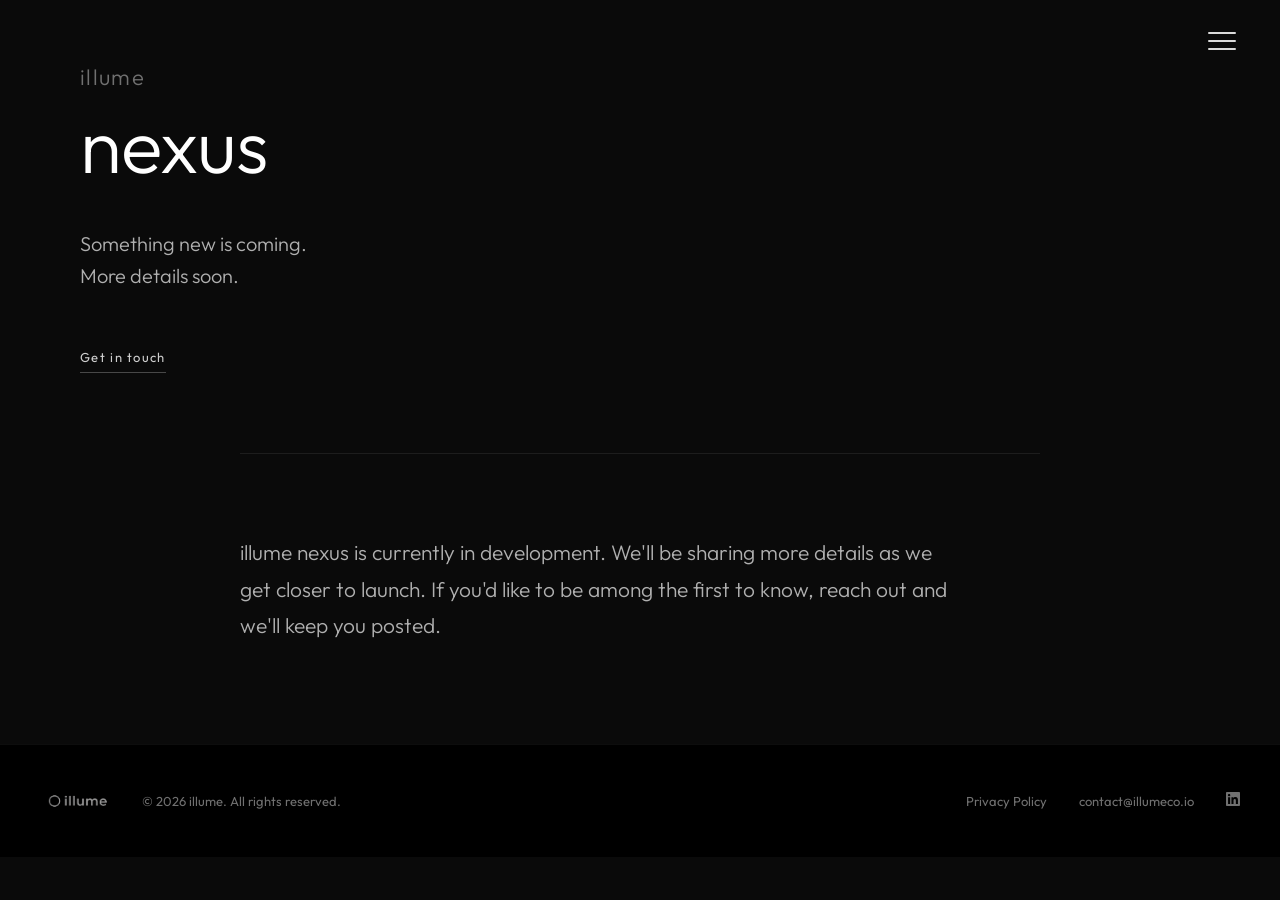
<file: nexus.html>
<!DOCTYPE html>
<html lang="en">
<head>
    <meta charset="UTF-8">
    <meta name="viewport" content="width=device-width, initial-scale=1.0">
    <title>illume nexus — Coming Soon</title>
    <link rel="preconnect" href="https://fonts.googleapis.com">
    <link rel="preconnect" href="https://fonts.gstatic.com" crossorigin>
    <link href="https://fonts.googleapis.com/css2?family=Outfit:wght@300;400;500;600;700;800&display=swap" rel="stylesheet">
    <link rel="stylesheet" href="styles.css">
    <link rel="icon" type="image/png" href="Ellipse.png">
</head>
<body>

    <!-- Navigation -->
    <nav class="navbar">
        <button class="hamburger" id="hamburger" aria-label="Open menu">
            <span></span>
            <span></span>
            <span></span>
        </button>
    </nav>
    <div class="nav-overlay" id="navOverlay">
        <button class="nav-close" id="navClose" aria-label="Close menu">✕</button>
        <ul class="nav-overlay-menu">
            <li><a href="index.html" class="nav-overlay-link">home</a></li>
            <li><a href="presence.html" class="nav-overlay-link">presence</a></li>
            <li><a href="reach.html" class="nav-overlay-link">reach</a></li>
            <li><a href="research.html" class="nav-overlay-link">research</a></li>
            <li><a href="mailto:contact@illumeco.io" class="nav-overlay-link">contact</a></li>
        </ul>
    </div>

    <!-- Hero -->
    <section class="rp-hero">
        <div class="rp-hero-content">
            <a href="index.html" class="rp-eyebrow">illume</a>
            <h1 class="rp-title">nexus</h1>
            <p class="rp-tagline">Something new is coming.<br>More details soon.</p>
            <a href="mailto:contact@illumeco.io" class="rp-btn">Get in touch</a>
        </div>
    </section>

    <!-- Coming Soon -->
    <section class="rp-section">
        <div class="rp-container">
            <hr class="rp-rule">
            <p class="rp-intro">illume nexus is currently in development. We'll be sharing more details as we get closer to launch. If you'd like to be among the first to know, reach out and we'll keep you posted.</p>
        </div>
    </section>

    <!-- Footer -->
    <footer class="footer">
        <div class="footer-inner">
            <div class="footer-left">
                <img src="logo-transparent.png" alt="illume" class="footer-logo-img">
                <p class="footer-copy">&copy; 2026 illume. All rights reserved.</p>
            </div>
            <div class="footer-right">
                <a href="privacy.html" class="footer-contact">Privacy Policy</a>
                <a href="mailto:contact@illumeco.io" class="footer-contact">contact@illumeco.io</a>
                <a href="https://www.linkedin.com/company/illumeco" target="_blank" rel="noopener" class="footer-contact" aria-label="LinkedIn">
                    <svg width="14" height="14" viewBox="0 0 24 24" fill="currentColor" xmlns="http://www.w3.org/2000/svg"><path d="M20.447 20.452h-3.554v-5.569c0-1.328-.027-3.037-1.852-3.037-1.853 0-2.136 1.445-2.136 2.939v5.667H9.351V9h3.414v1.561h.046c.477-.9 1.637-1.85 3.37-1.85 3.601 0 4.267 2.37 4.267 5.455v6.286zM5.337 7.433c-1.144 0-2.063-.926-2.063-2.065 0-1.138.92-2.063 2.063-2.063 1.14 0 2.064.925 2.064 2.063 0 1.139-.925 2.065-2.064 2.065zm1.782 13.019H3.555V9h3.564v11.452zM22.225 0H1.771C.792 0 0 .774 0 1.729v20.542C0 23.227.792 24 1.771 24h20.451C23.2 24 24 23.227 24 22.271V1.729C24 .774 23.2 0 22.222 0h.003z"/></svg>
                </a>
            </div>
        </div>
    </footer>

    <script src="script.js"></script>
</body>
</html>
</file>
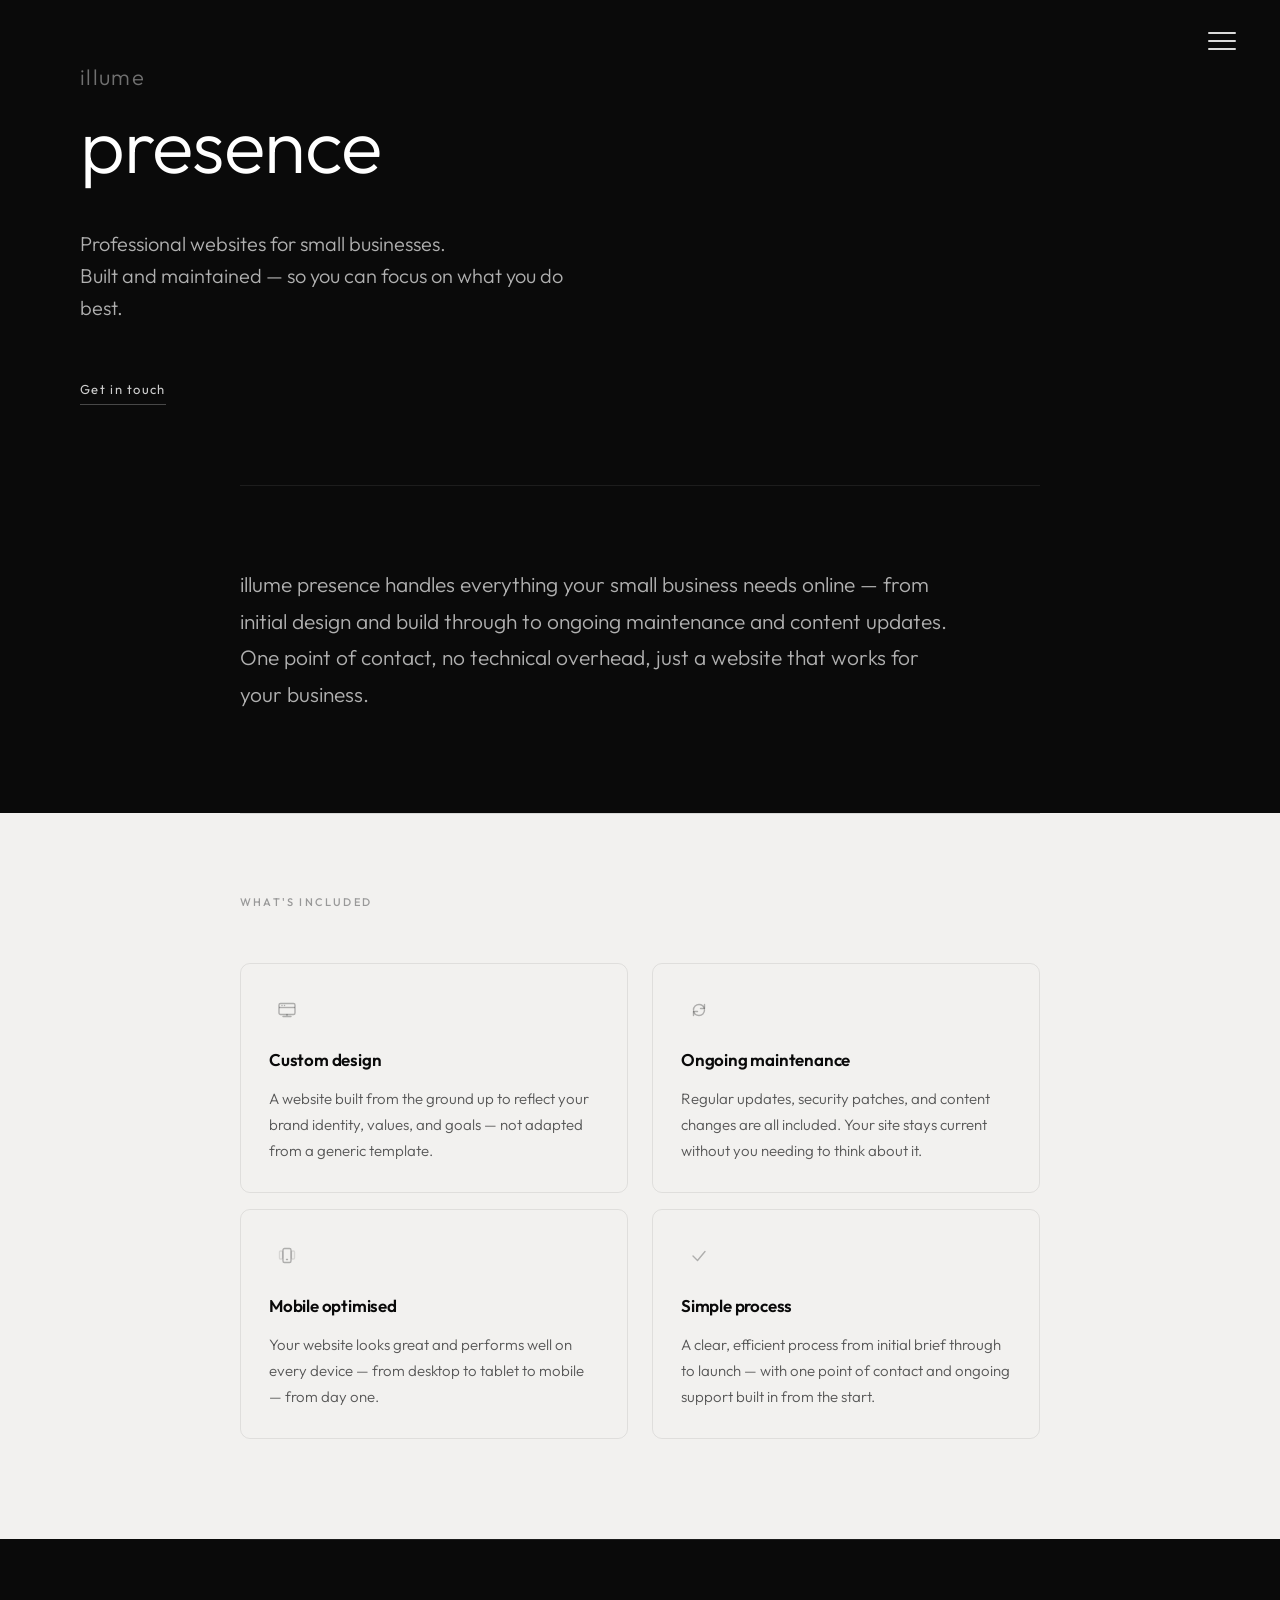
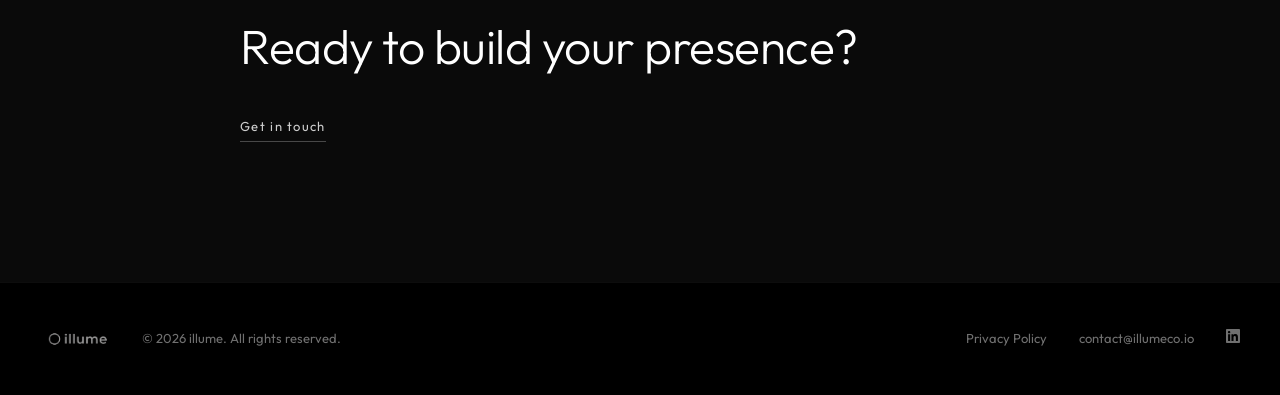
<file: presence.html>
<!DOCTYPE html>
<html lang="en">
<head>
    <meta charset="UTF-8">
    <meta name="viewport" content="width=device-width, initial-scale=1.0">
    <title>illume presence</title>
    <link rel="preconnect" href="https://fonts.googleapis.com">
    <link rel="preconnect" href="https://fonts.gstatic.com" crossorigin>
    <link href="https://fonts.googleapis.com/css2?family=Outfit:wght@300;400;500;600;700;800&display=swap" rel="stylesheet">
    <link rel="stylesheet" href="styles.css">
    <link rel="icon" type="image/png" href="Ellipse.png">
</head>
<body>

    <!-- Navigation -->
    <nav class="navbar">
        <button class="hamburger" id="hamburger" aria-label="Open menu">
            <span></span>
            <span></span>
            <span></span>
        </button>
    </nav>
    <div class="nav-overlay" id="navOverlay">
        <button class="nav-close" id="navClose" aria-label="Close menu">✕</button>
        <ul class="nav-overlay-menu">
            <li><a href="index.html" class="nav-overlay-link">home</a></li>
            <li><a href="presence.html" class="nav-overlay-link">presence</a></li>
            <li><a href="reach.html" class="nav-overlay-link">reach</a></li>
            <li><a href="research.html" class="nav-overlay-link">research</a></li>
            <li><a href="mailto:contact@illumeco.io" class="nav-overlay-link">contact</a></li>
        </ul>
    </div>

    <!-- Hero -->
    <section class="rp-hero">
        <div class="rp-hero-content">
            <a href="index.html" class="rp-eyebrow">illume</a>
            <h1 class="rp-title">presence</h1>
            <p class="rp-tagline">Professional websites for small businesses.<br>Built and maintained — so you can focus on what you do best.</p>
            <a href="mailto:contact@illumeco.io" class="rp-btn">Get in touch</a>
        </div>
    </section>

    <!-- Intro -->
    <section class="rp-section">
        <div class="rp-container">
            <hr class="rp-rule">
            <p class="rp-intro">illume presence handles everything your small business needs online — from initial design and build through to ongoing maintenance and content updates. One point of contact, no technical overhead, just a website that works for your business.</p>
        </div>
    </section>

    <!-- What it includes -->
    <section class="rp-section rp-section--light">
        <div class="rp-container">
            <hr class="rp-rule">
            <h2 class="rp-label">What's included</h2>
            <div class="rp-features">

                <div class="rp-feature">
                    <div class="rp-icon">
                        <svg width="18" height="18" viewBox="0 0 18 18" fill="none" xmlns="http://www.w3.org/2000/svg">
                            <rect x="1" y="2.5" width="16" height="11" rx="1.5" stroke="currentColor" stroke-width="1.4"/>
                            <path d="M1 6.5h16" stroke="currentColor" stroke-width="1.4"/>
                            <circle cx="4" cy="4.5" r="0.75" fill="currentColor"/>
                            <circle cx="6.5" cy="4.5" r="0.75" fill="currentColor"/>
                            <path d="M5 15.5h8M9 13.5v2" stroke="currentColor" stroke-width="1.4" stroke-linecap="round"/>
                        </svg>
                    </div>
                    <h3>Custom design</h3>
                    <p>A website built from the ground up to reflect your brand identity, values, and goals — not adapted from a generic template.</p>
                </div>

                <div class="rp-feature">
                    <div class="rp-icon">
                        <svg width="18" height="18" viewBox="0 0 18 18" fill="none" xmlns="http://www.w3.org/2000/svg">
                            <path d="M3.5 9a5.5 5.5 0 015.5-5.5 5.5 5.5 0 015.35 4.1" stroke="currentColor" stroke-width="1.4" stroke-linecap="round"/>
                            <path d="M14.5 9a5.5 5.5 0 01-5.5 5.5 5.5 5.5 0 01-5.35-4.1" stroke="currentColor" stroke-width="1.4" stroke-linecap="round"/>
                            <path d="M14.5 3.5v4h-4" stroke="currentColor" stroke-width="1.4" stroke-linecap="round" stroke-linejoin="round"/>
                            <path d="M3.5 14.5v-4h4" stroke="currentColor" stroke-width="1.4" stroke-linecap="round" stroke-linejoin="round"/>
                        </svg>
                    </div>
                    <h3>Ongoing maintenance</h3>
                    <p>Regular updates, security patches, and content changes are all included. Your site stays current without you needing to think about it.</p>
                </div>

                <div class="rp-feature">
                    <div class="rp-icon">
                        <svg width="18" height="18" viewBox="0 0 18 18" fill="none" xmlns="http://www.w3.org/2000/svg">
                            <rect x="5" y="1.5" width="8" height="14" rx="1.5" stroke="currentColor" stroke-width="1.4"/>
                            <path d="M8.5 12.5h1" stroke="currentColor" stroke-width="1.4" stroke-linecap="round"/>
                            <rect x="1.5" y="4" width="3" height="8" rx="1" stroke="currentColor" stroke-width="1.4" opacity="0.4"/>
                            <rect x="13.5" y="4" width="3" height="8" rx="1" stroke="currentColor" stroke-width="1.4" opacity="0.4"/>
                        </svg>
                    </div>
                    <h3>Mobile optimised</h3>
                    <p>Your website looks great and performs well on every device — from desktop to tablet to mobile — from day one.</p>
                </div>

                <div class="rp-feature">
                    <div class="rp-icon">
                        <svg width="18" height="18" viewBox="0 0 18 18" fill="none" xmlns="http://www.w3.org/2000/svg">
                            <path d="M3 9l4.5 4.5 7.5-9" stroke="currentColor" stroke-width="1.4" stroke-linecap="round" stroke-linejoin="round"/>
                        </svg>
                    </div>
                    <h3>Simple process</h3>
                    <p>A clear, efficient process from initial brief through to launch — with one point of contact and ongoing support built in from the start.</p>
                </div>

            </div>
        </div>
    </section>

    <!-- CTA -->
    <section class="rp-section rp-cta-section">
        <div class="rp-container">
            <hr class="rp-rule">
            <div class="rp-cta">
                <h2>Ready to build your presence?</h2>
                <a href="mailto:contact@illumeco.io" class="rp-btn">Get in touch</a>
            </div>
        </div>
    </section>

    <!-- Footer -->
    <footer class="footer">
        <div class="footer-inner">
            <div class="footer-left">
                <img src="logo-transparent.png" alt="illume" class="footer-logo-img">
                <p class="footer-copy">&copy; 2026 illume. All rights reserved.</p>
            </div>
            <div class="footer-right">
                <a href="privacy.html" class="footer-contact">Privacy Policy</a>
                <a href="mailto:contact@illumeco.io" class="footer-contact">contact@illumeco.io</a>
                <a href="https://www.linkedin.com/company/illumeco" target="_blank" rel="noopener" class="footer-contact" aria-label="LinkedIn">
                    <svg width="14" height="14" viewBox="0 0 24 24" fill="currentColor" xmlns="http://www.w3.org/2000/svg"><path d="M20.447 20.452h-3.554v-5.569c0-1.328-.027-3.037-1.852-3.037-1.853 0-2.136 1.445-2.136 2.939v5.667H9.351V9h3.414v1.561h.046c.477-.9 1.637-1.85 3.37-1.85 3.601 0 4.267 2.37 4.267 5.455v6.286zM5.337 7.433c-1.144 0-2.063-.926-2.063-2.065 0-1.138.92-2.063 2.063-2.063 1.14 0 2.064.925 2.064 2.063 0 1.139-.925 2.065-2.064 2.065zm1.782 13.019H3.555V9h3.564v11.452zM22.225 0H1.771C.792 0 0 .774 0 1.729v20.542C0 23.227.792 24 1.771 24h20.451C23.2 24 24 23.227 24 22.271V1.729C24 .774 23.2 0 22.222 0h.003z"/></svg>
                </a>
            </div>
        </div>
    </footer>

    <script src="script.js"></script>
</body>
</html>
</file>
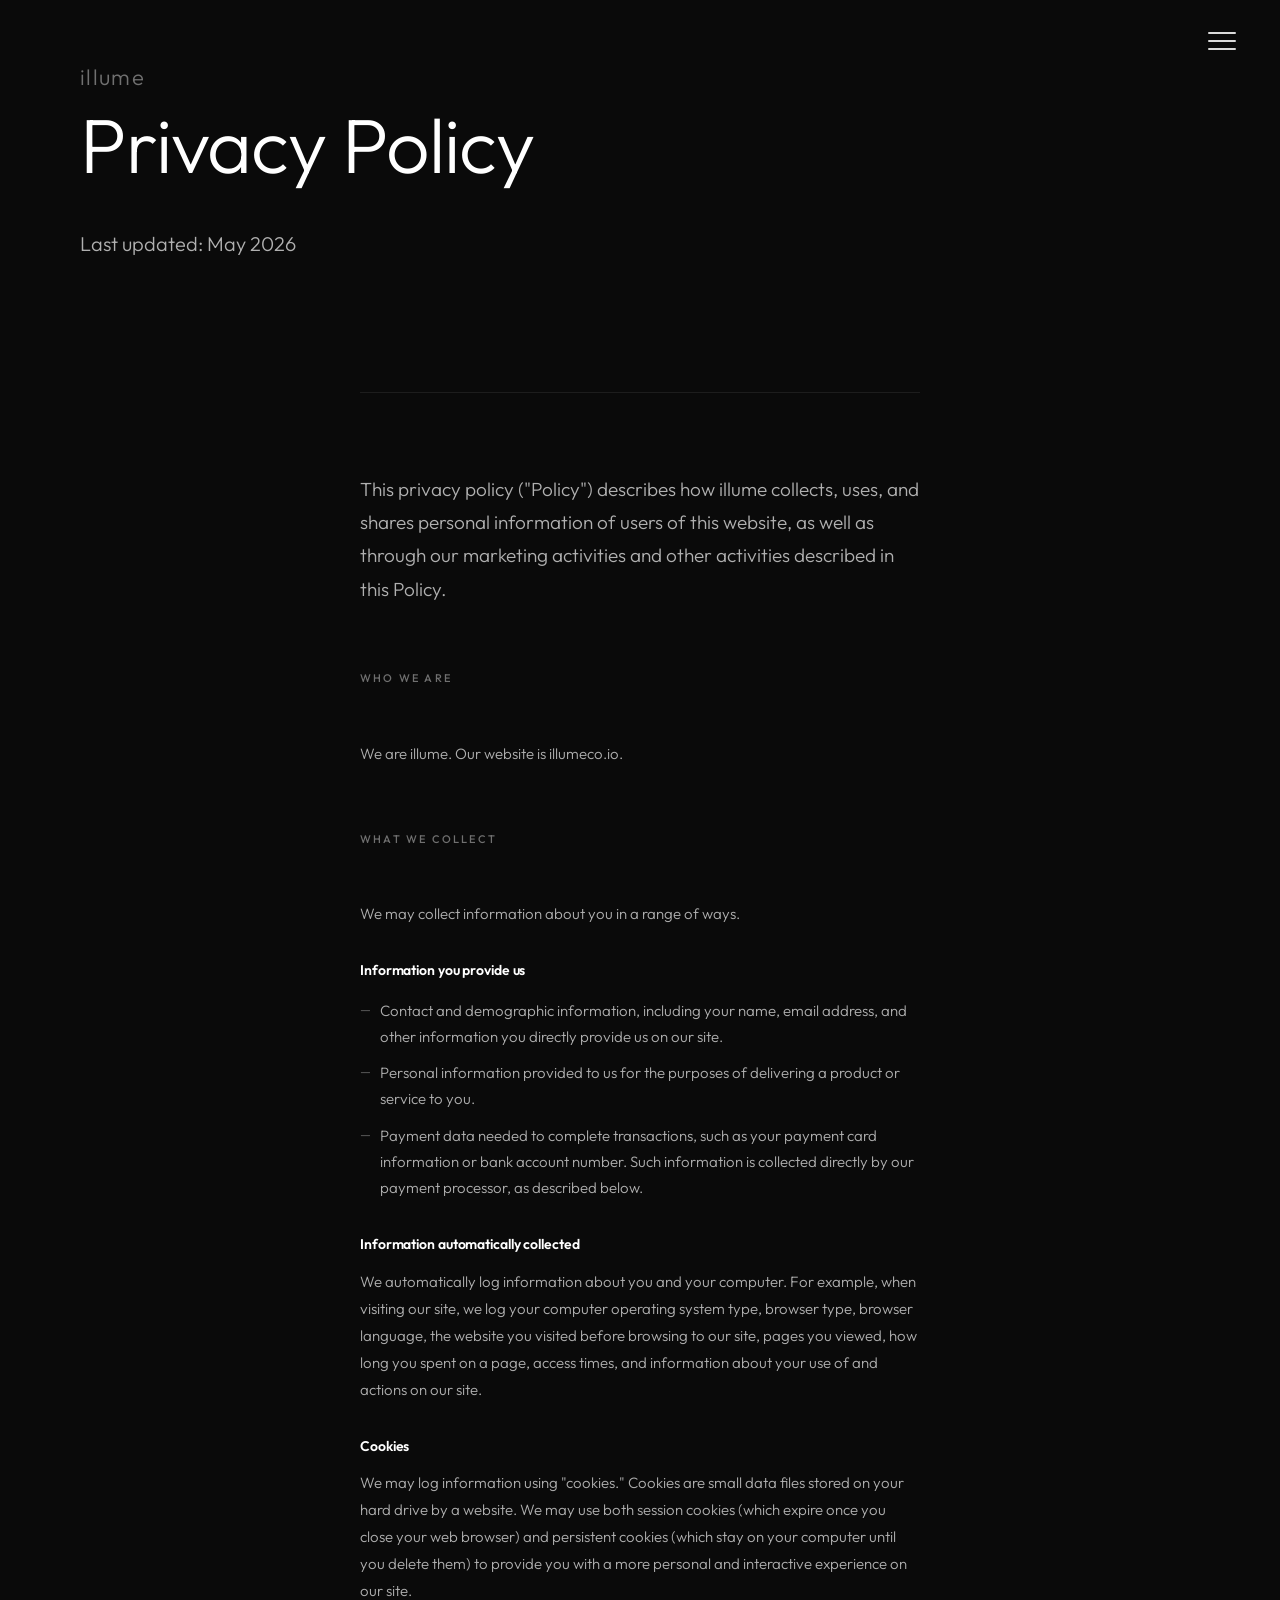
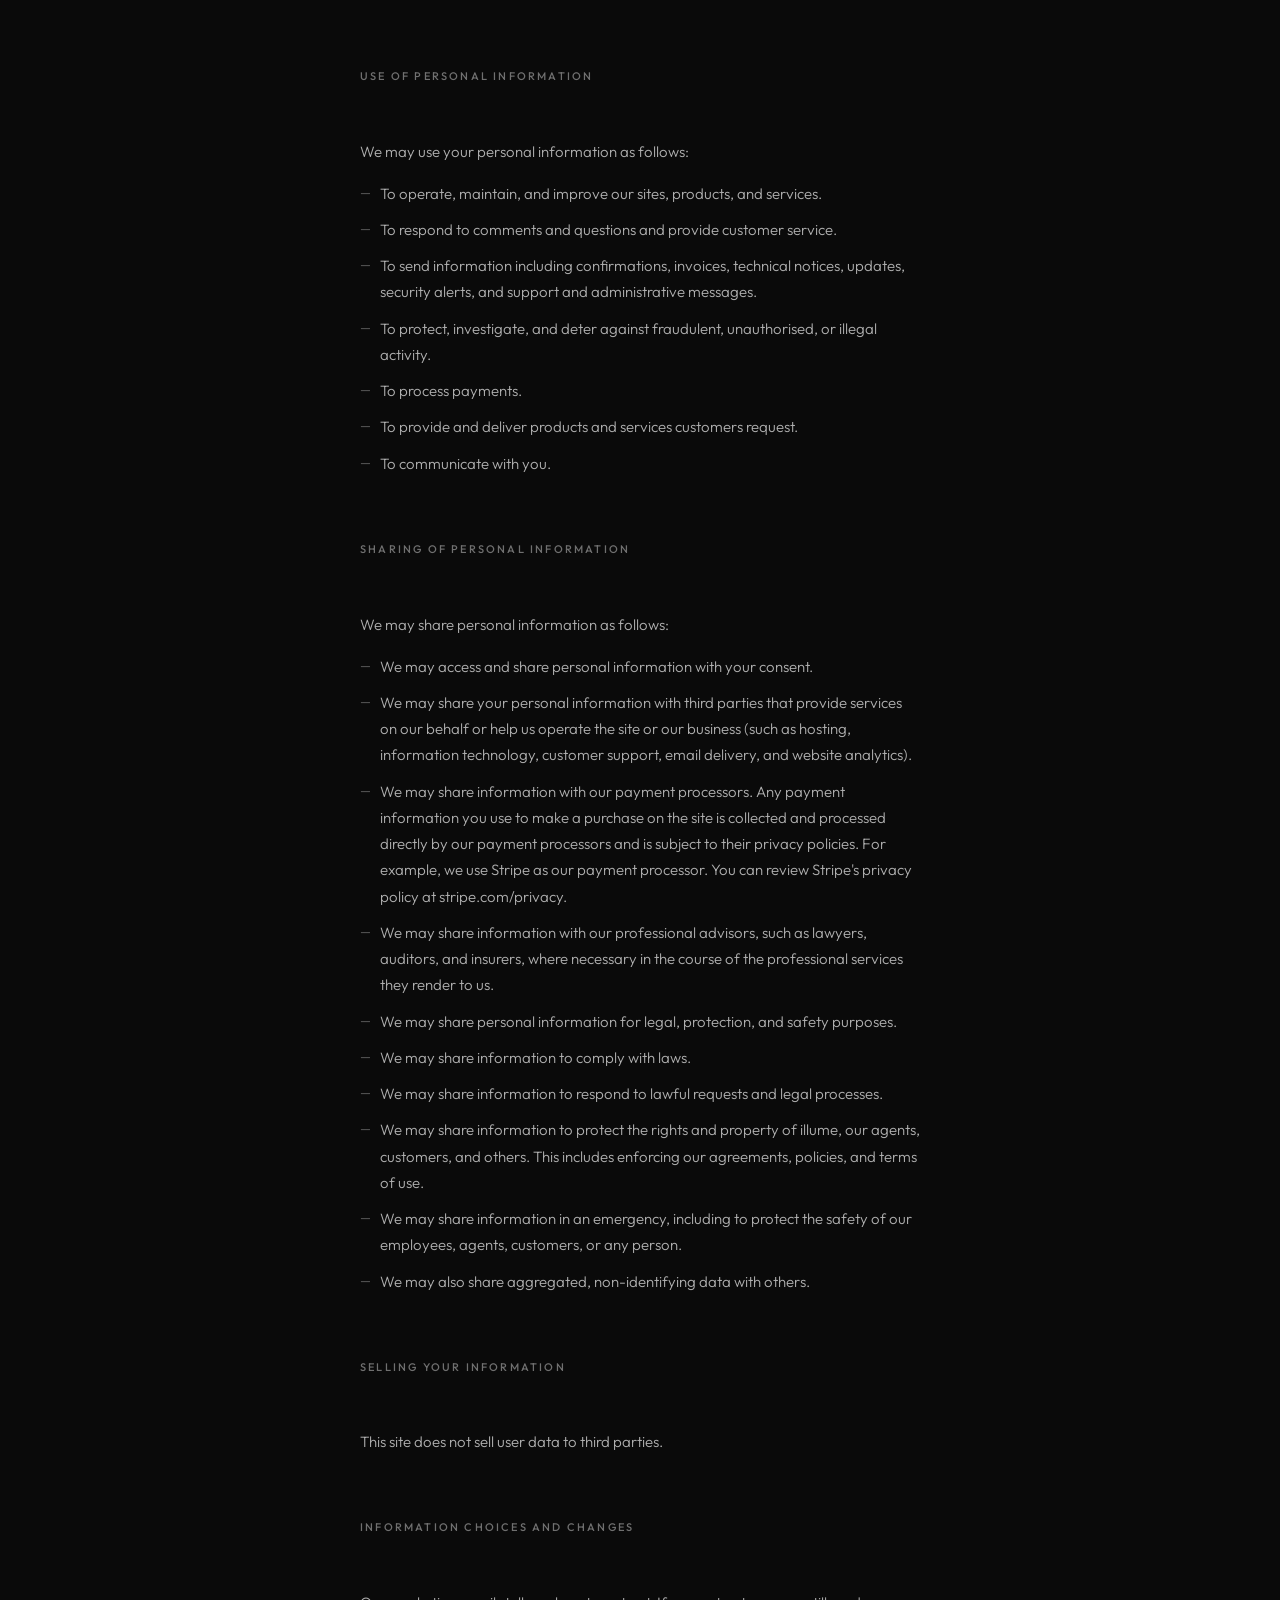
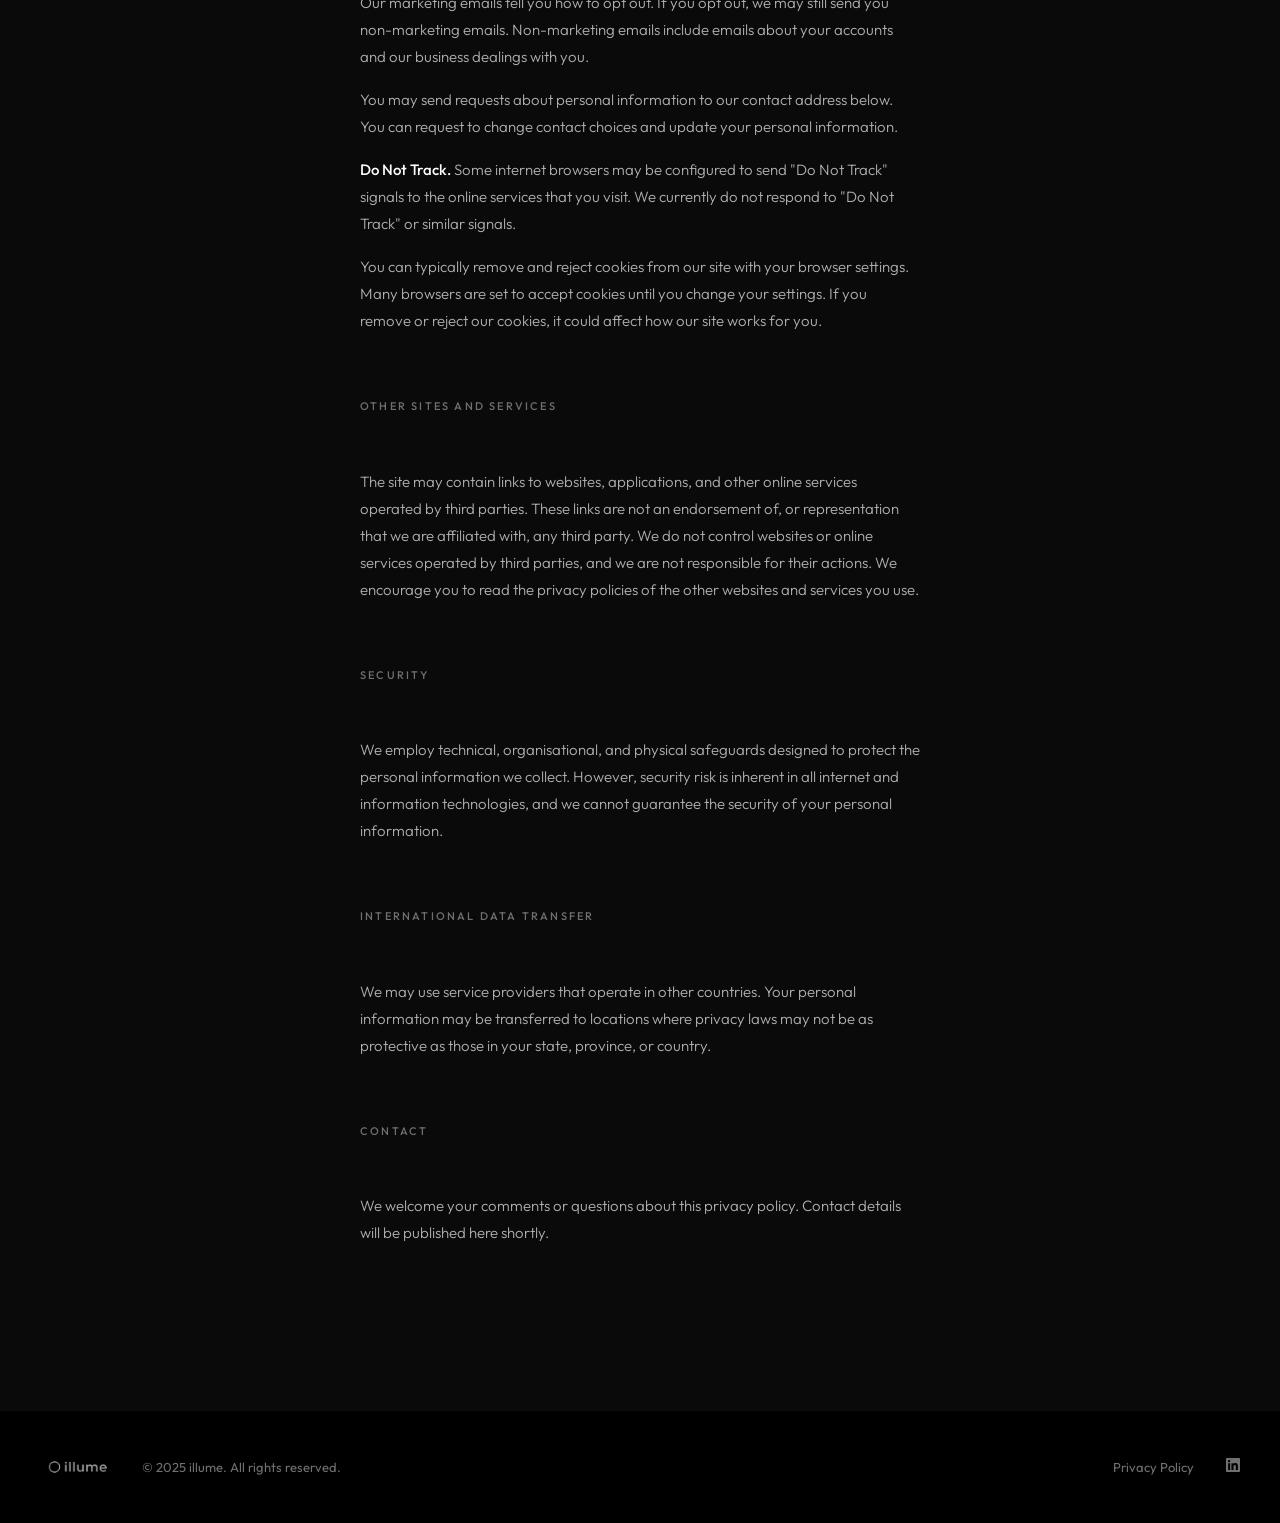
<file: privacy.html>
<!DOCTYPE html>
<html lang="en">
<head>
    <meta charset="UTF-8">
    <meta name="viewport" content="width=device-width, initial-scale=1.0">
    <title>illume — Privacy Policy</title>
    <link rel="preconnect" href="https://fonts.googleapis.com">
    <link rel="preconnect" href="https://fonts.gstatic.com" crossorigin>
    <link href="https://fonts.googleapis.com/css2?family=Outfit:wght@300;400;500;600;700;800&display=swap" rel="stylesheet">
    <link rel="stylesheet" href="styles.css">
    <link rel="icon" type="image/png" href="Ellipse.png">
</head>
<body>

    <!-- Navigation -->
    <nav class="navbar">
        <button class="hamburger" id="hamburger" aria-label="Open menu">
            <span></span>
            <span></span>
            <span></span>
        </button>
    </nav>
    <div class="nav-overlay" id="navOverlay">
        <button class="nav-close" id="navClose" aria-label="Close menu">✕</button>
        <ul class="nav-overlay-menu">
            <li><a href="index.html" class="nav-overlay-link">home</a></li>
            <li><a href="presence.html" class="nav-overlay-link">presence</a></li>
            <li><a href="reach.html" class="nav-overlay-link">reach</a></li>
            <li><a href="research.html" class="nav-overlay-link">research</a></li>
            <li><a href="mailto:contact@illumeco.io" class="nav-overlay-link">contact</a></li>
        </ul>
    </div>

    <!-- Hero -->
    <section class="rp-hero">
        <div class="rp-hero-content">
            <a href="index.html" class="rp-eyebrow">illume</a>
            <h1 class="rp-title">Privacy Policy</h1>
            <p class="rp-tagline">Last updated: May 2026</p>
        </div>
    </section>

    <!-- Policy Body -->
    <section class="rp-section">
        <div class="rp-container pp-container">
            <hr class="rp-rule">

            <div class="pp-block">
                <p class="pp-lead">This privacy policy ("Policy") describes how illume collects, uses, and shares personal information of users of this website, as well as through our marketing activities and other activities described in this Policy.</p>
            </div>

            <div class="pp-block">
                <h2 class="rp-label">Who we are</h2>
                <p class="pp-text">We are illume. Our website is illumeco.io.</p>
            </div>

            <div class="pp-block">
                <h2 class="rp-label">What we collect</h2>
                <p class="pp-text">We may collect information about you in a range of ways.</p>

                <h3 class="pp-subhead">Information you provide us</h3>
                <ul class="pp-list">
                    <li>Contact and demographic information, including your name, email address, and other information you directly provide us on our site.</li>
                    <li>Personal information provided to us for the purposes of delivering a product or service to you.</li>
                    <li>Payment data needed to complete transactions, such as your payment card information or bank account number. Such information is collected directly by our payment processor, as described below.</li>
                </ul>

                <h3 class="pp-subhead">Information automatically collected</h3>
                <p class="pp-text">We automatically log information about you and your computer. For example, when visiting our site, we log your computer operating system type, browser type, browser language, the website you visited before browsing to our site, pages you viewed, how long you spent on a page, access times, and information about your use of and actions on our site.</p>

                <h3 class="pp-subhead">Cookies</h3>
                <p class="pp-text">We may log information using "cookies." Cookies are small data files stored on your hard drive by a website. We may use both session cookies (which expire once you close your web browser) and persistent cookies (which stay on your computer until you delete them) to provide you with a more personal and interactive experience on our site.</p>
            </div>

            <div class="pp-block">
                <h2 class="rp-label">Use of personal information</h2>
                <p class="pp-text">We may use your personal information as follows:</p>
                <ul class="pp-list">
                    <li>To operate, maintain, and improve our sites, products, and services.</li>
                    <li>To respond to comments and questions and provide customer service.</li>
                    <li>To send information including confirmations, invoices, technical notices, updates, security alerts, and support and administrative messages.</li>
                    <li>To protect, investigate, and deter against fraudulent, unauthorised, or illegal activity.</li>
                    <li>To process payments.</li>
                    <li>To provide and deliver products and services customers request.</li>
                    <li>To communicate with you.</li>
                </ul>
            </div>

            <div class="pp-block">
                <h2 class="rp-label">Sharing of personal information</h2>
                <p class="pp-text">We may share personal information as follows:</p>
                <ul class="pp-list">
                    <li>We may access and share personal information with your consent.</li>
                    <li>We may share your personal information with third parties that provide services on our behalf or help us operate the site or our business (such as hosting, information technology, customer support, email delivery, and website analytics).</li>
                    <li>We may share information with our payment processors. Any payment information you use to make a purchase on the site is collected and processed directly by our payment processors and is subject to their privacy policies. For example, we use Stripe as our payment processor. You can review Stripe's privacy policy at stripe.com/privacy.</li>
                    <li>We may share information with our professional advisors, such as lawyers, auditors, and insurers, where necessary in the course of the professional services they render to us.</li>
                    <li>We may share personal information for legal, protection, and safety purposes.</li>
                    <li>We may share information to comply with laws.</li>
                    <li>We may share information to respond to lawful requests and legal processes.</li>
                    <li>We may share information to protect the rights and property of illume, our agents, customers, and others. This includes enforcing our agreements, policies, and terms of use.</li>
                    <li>We may share information in an emergency, including to protect the safety of our employees, agents, customers, or any person.</li>
                    <li>We may also share aggregated, non-identifying data with others.</li>
                </ul>
            </div>

            <div class="pp-block">
                <h2 class="rp-label">Selling your information</h2>
                <p class="pp-text">This site does not sell user data to third parties.</p>
            </div>

            <div class="pp-block">
                <h2 class="rp-label">Information choices and changes</h2>
                <p class="pp-text">Our marketing emails tell you how to opt out. If you opt out, we may still send you non-marketing emails. Non-marketing emails include emails about your accounts and our business dealings with you.</p>
                <p class="pp-text">You may send requests about personal information to our contact address below. You can request to change contact choices and update your personal information.</p>
                <p class="pp-text"><strong>Do Not Track.</strong> Some internet browsers may be configured to send "Do Not Track" signals to the online services that you visit. We currently do not respond to "Do Not Track" or similar signals.</p>
                <p class="pp-text">You can typically remove and reject cookies from our site with your browser settings. Many browsers are set to accept cookies until you change your settings. If you remove or reject our cookies, it could affect how our site works for you.</p>
            </div>

            <div class="pp-block">
                <h2 class="rp-label">Other sites and services</h2>
                <p class="pp-text">The site may contain links to websites, applications, and other online services operated by third parties. These links are not an endorsement of, or representation that we are affiliated with, any third party. We do not control websites or online services operated by third parties, and we are not responsible for their actions. We encourage you to read the privacy policies of the other websites and services you use.</p>
            </div>

            <div class="pp-block">
                <h2 class="rp-label">Security</h2>
                <p class="pp-text">We employ technical, organisational, and physical safeguards designed to protect the personal information we collect. However, security risk is inherent in all internet and information technologies, and we cannot guarantee the security of your personal information.</p>
            </div>

            <div class="pp-block">
                <h2 class="rp-label">International data transfer</h2>
                <p class="pp-text">We may use service providers that operate in other countries. Your personal information may be transferred to locations where privacy laws may not be as protective as those in your state, province, or country.</p>
            </div>

            <div class="pp-block">
                <h2 class="rp-label">Contact</h2>
                <p class="pp-text">We welcome your comments or questions about this privacy policy. Contact details will be published here shortly.</p>
            </div>

        </div>
    </section>

    <!-- Footer -->
    <footer class="footer">
        <div class="footer-inner">
            <div class="footer-left">
                <img src="logo-transparent.png" alt="illume" class="footer-logo-img">
                <p class="footer-copy">&copy; 2025 illume. All rights reserved.</p>
            </div>
            <div class="footer-right">
                <a href="privacy.html" class="footer-contact">Privacy Policy</a>
                <a href="https://www.linkedin.com/company/illumeco" target="_blank" rel="noopener" class="footer-contact" aria-label="LinkedIn">
                    <svg width="14" height="14" viewBox="0 0 24 24" fill="currentColor" xmlns="http://www.w3.org/2000/svg"><path d="M20.447 20.452h-3.554v-5.569c0-1.328-.027-3.037-1.852-3.037-1.853 0-2.136 1.445-2.136 2.939v5.667H9.351V9h3.414v1.561h.046c.477-.9 1.637-1.85 3.37-1.85 3.601 0 4.267 2.37 4.267 5.455v6.286zM5.337 7.433c-1.144 0-2.063-.926-2.063-2.065 0-1.138.92-2.063 2.063-2.063 1.14 0 2.064.925 2.064 2.063 0 1.139-.925 2.065-2.064 2.065zm1.782 13.019H3.555V9h3.564v11.452zM22.225 0H1.771C.792 0 0 .774 0 1.729v20.542C0 23.227.792 24 1.771 24h20.451C23.2 24 24 23.227 24 22.271V1.729C24 .774 23.2 0 22.222 0h.003z"/></svg>
                </a>
            </div>
        </div>
    </footer>

    <script src="script.js"></script>
</body>
</html>
</file>
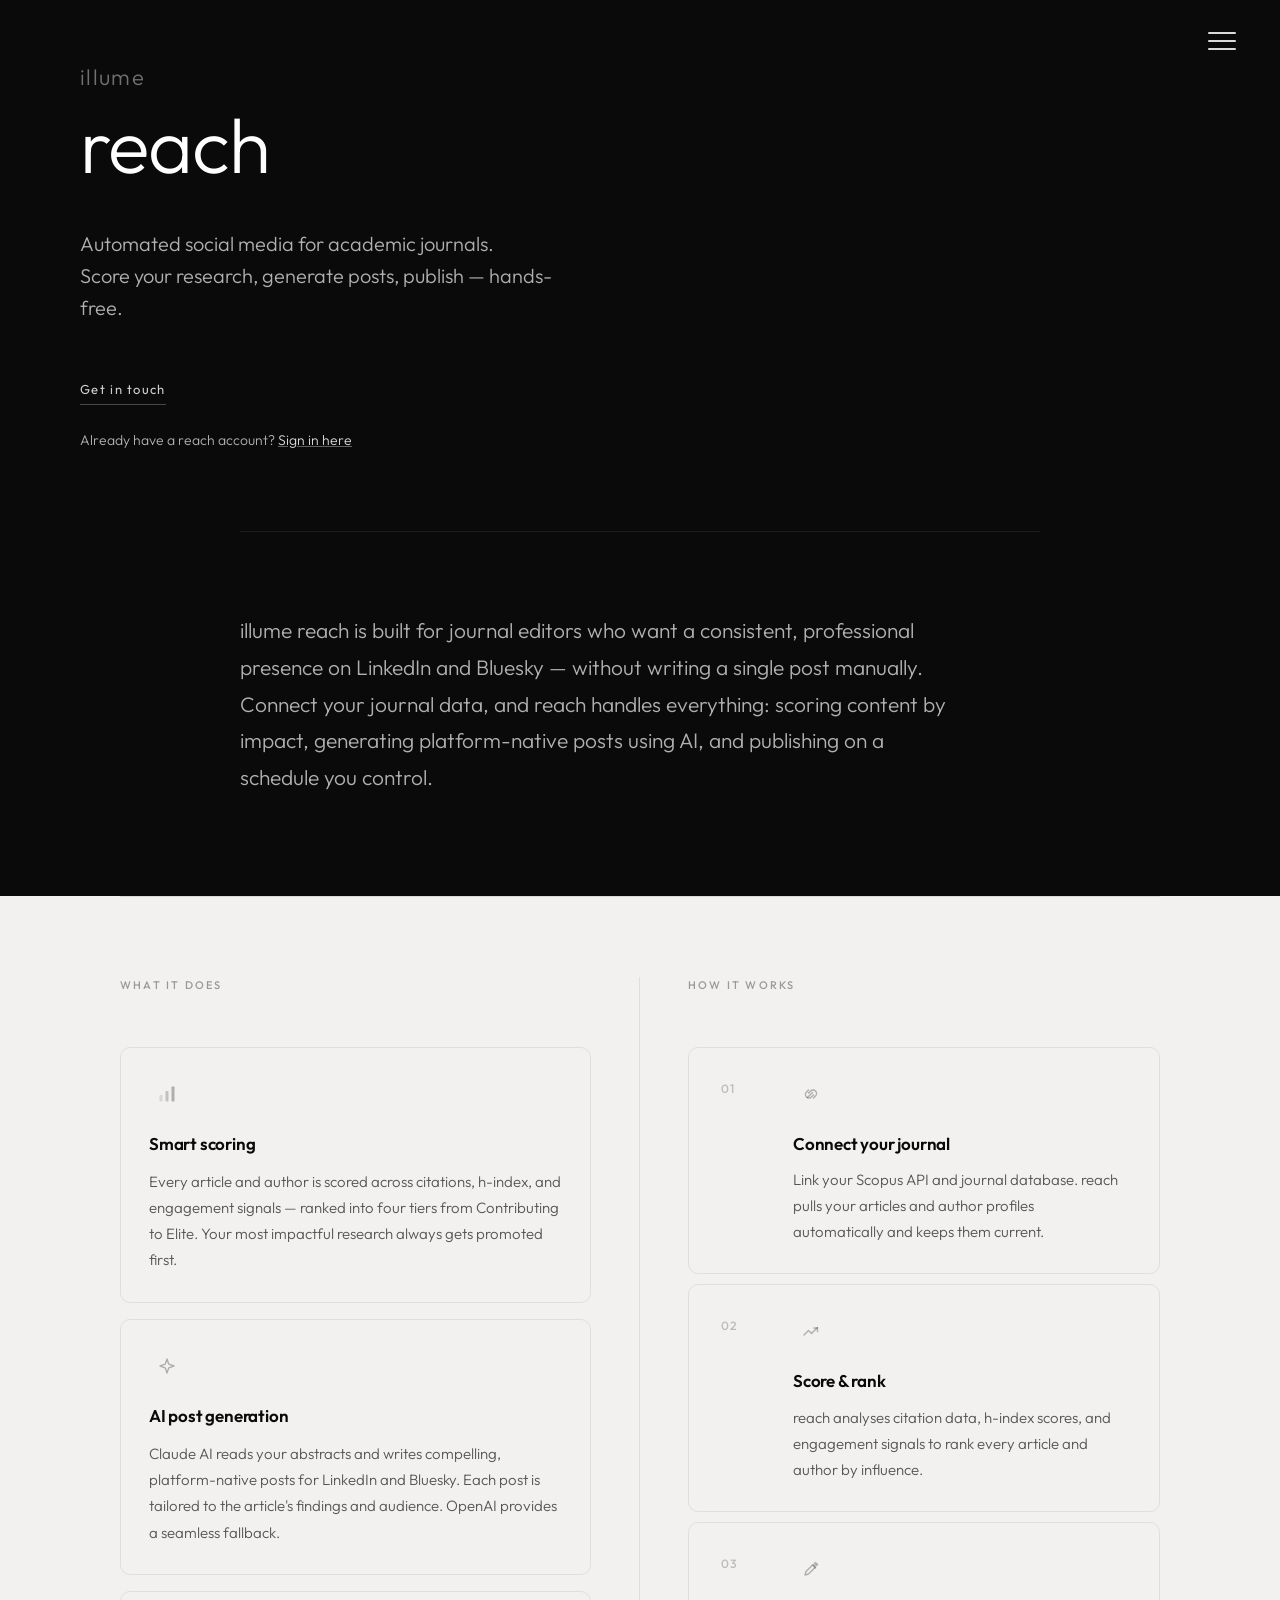
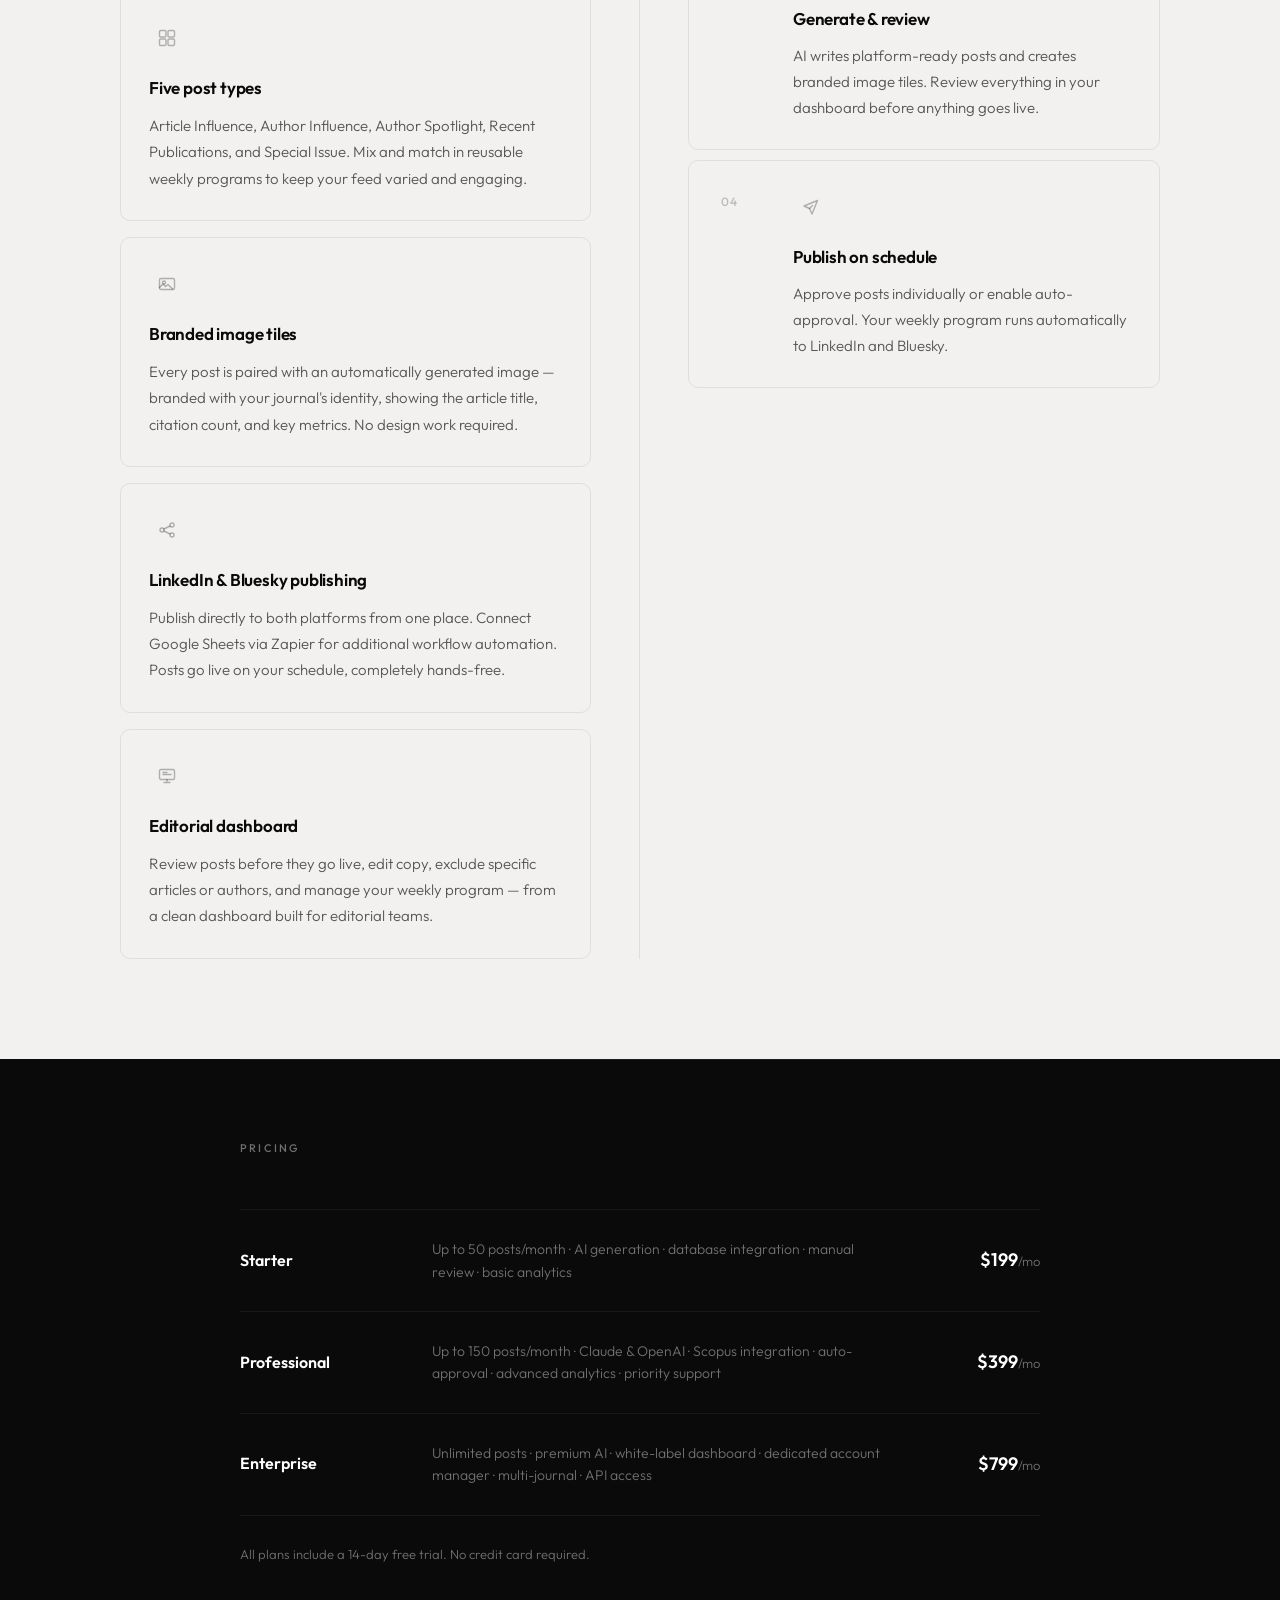
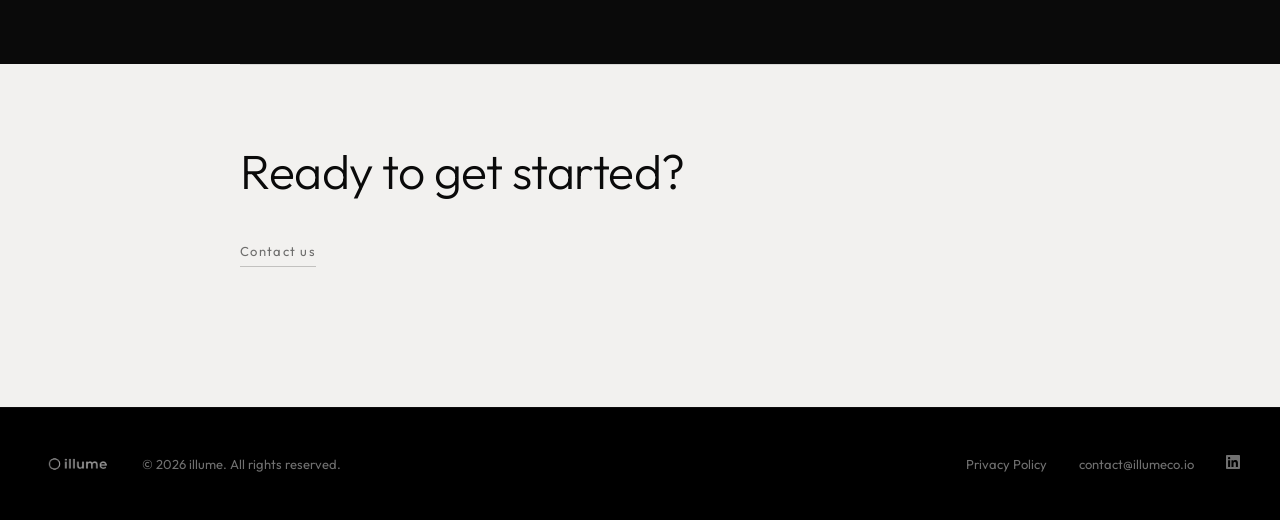
<file: reach.html>
<!DOCTYPE html>
<html lang="en">
<head>
    <meta charset="UTF-8">
    <meta name="viewport" content="width=device-width, initial-scale=1.0">
    <title>illume reach</title>
    <link rel="preconnect" href="https://fonts.googleapis.com">
    <link rel="preconnect" href="https://fonts.gstatic.com" crossorigin>
    <link href="https://fonts.googleapis.com/css2?family=Outfit:wght@300;400;500;600;700;800&display=swap" rel="stylesheet">
    <link rel="stylesheet" href="styles.css">
    <link rel="icon" type="image/png" href="Ellipse.png">
</head>
<body>

    <!-- Navigation -->
    <nav class="navbar">
        <button class="hamburger" id="hamburger" aria-label="Open menu">
            <span></span>
            <span></span>
            <span></span>
        </button>
    </nav>
    <div class="nav-overlay" id="navOverlay">
        <button class="nav-close" id="navClose" aria-label="Close menu">✕</button>
        <ul class="nav-overlay-menu">
            <li><a href="index.html" class="nav-overlay-link">home</a></li>
            <li><a href="presence.html" class="nav-overlay-link">presence</a></li>
            <li><a href="reach.html" class="nav-overlay-link">reach</a></li>
            <li><a href="research.html" class="nav-overlay-link">research</a></li>
            <li><a href="mailto:contact@illumeco.io" class="nav-overlay-link">contact</a></li>
        </ul>
    </div>

    <!-- Hero -->
    <section class="rp-hero">
        <div class="rp-hero-content">
            <a href="index.html" class="rp-eyebrow">illume</a>
            <h1 class="rp-title">reach</h1>
            <p class="rp-tagline">Automated social media for academic journals.<br>Score your research, generate posts, publish — hands-free.</p>
            <a href="mailto:contact@illumeco.io" class="rp-btn">Get in touch</a>
            <p class="rp-signin">Already have a reach account? <a href="https://reach.illumeco.io/" target="_blank" rel="noopener">Sign in here</a></p>
        </div>
    </section>

    <!-- Intro -->
    <section class="rp-section">
        <div class="rp-container">
            <hr class="rp-rule">
            <p class="rp-intro">illume reach is built for journal editors who want a consistent, professional presence on LinkedIn and Bluesky — without writing a single post manually. Connect your journal data, and reach handles everything: scoring content by impact, generating platform-native posts using AI, and publishing on a schedule you control.</p>
        </div>
    </section>

    <!-- What it does + How it works -->
    <section class="rp-section rp-section--light">
        <div class="rp-container rp-container--wide">
            <hr class="rp-rule">
            <div class="rp-split">

                <div class="rp-split-col">
                    <h2 class="rp-label">What it does</h2>
                    <div class="rp-features">

                        <div class="rp-feature">
                            <div class="rp-icon">
                                <svg width="18" height="18" viewBox="0 0 18 18" fill="none" xmlns="http://www.w3.org/2000/svg">
                                    <rect x="1.5" y="10" width="3" height="6.5" rx="0.75" fill="currentColor" opacity="0.4"/>
                                    <rect x="7.5" y="6" width="3" height="10.5" rx="0.75" fill="currentColor" opacity="0.7"/>
                                    <rect x="13.5" y="1.5" width="3" height="15" rx="0.75" fill="currentColor"/>
                                </svg>
                            </div>
                            <h3>Smart scoring</h3>
                            <p>Every article and author is scored across citations, h-index, and engagement signals — ranked into four tiers from Contributing to Elite. Your most impactful research always gets promoted first.</p>
                        </div>

                        <div class="rp-feature">
                            <div class="rp-icon">
                                <svg width="18" height="18" viewBox="0 0 18 18" fill="none" xmlns="http://www.w3.org/2000/svg">
                                    <path d="M9 2l1.8 5.2L16 9l-5.2 1.8L9 16l-1.8-5.2L2 9l5.2-1.8L9 2z" stroke="currentColor" stroke-width="1.4" stroke-linejoin="round"/>
                                </svg>
                            </div>
                            <h3>AI post generation</h3>
                            <p>Claude AI reads your abstracts and writes compelling, platform-native posts for LinkedIn and Bluesky. Each post is tailored to the article's findings and audience. OpenAI provides a seamless fallback.</p>
                        </div>

                        <div class="rp-feature">
                            <div class="rp-icon">
                                <svg width="18" height="18" viewBox="0 0 18 18" fill="none" xmlns="http://www.w3.org/2000/svg">
                                    <rect x="1.5" y="1.5" width="6.5" height="6.5" rx="1.25" stroke="currentColor" stroke-width="1.4"/>
                                    <rect x="10" y="1.5" width="6.5" height="6.5" rx="1.25" stroke="currentColor" stroke-width="1.4"/>
                                    <rect x="1.5" y="10" width="6.5" height="6.5" rx="1.25" stroke="currentColor" stroke-width="1.4"/>
                                    <rect x="10" y="10" width="6.5" height="6.5" rx="1.25" stroke="currentColor" stroke-width="1.4"/>
                                </svg>
                            </div>
                            <h3>Five post types</h3>
                            <p>Article Influence, Author Influence, Author Spotlight, Recent Publications, and Special Issue. Mix and match in reusable weekly programs to keep your feed varied and engaging.</p>
                        </div>

                        <div class="rp-feature">
                            <div class="rp-icon">
                                <svg width="18" height="18" viewBox="0 0 18 18" fill="none" xmlns="http://www.w3.org/2000/svg">
                                    <rect x="1.5" y="3.5" width="15" height="11" rx="1.5" stroke="currentColor" stroke-width="1.4"/>
                                    <circle cx="6" cy="7.5" r="1.5" stroke="currentColor" stroke-width="1.4"/>
                                    <path d="M1.5 12.5l3.5-3.5 2.5 2.5 2.5-2 4.5 4.5" stroke="currentColor" stroke-width="1.4" stroke-linecap="round" stroke-linejoin="round"/>
                                </svg>
                            </div>
                            <h3>Branded image tiles</h3>
                            <p>Every post is paired with an automatically generated image — branded with your journal's identity, showing the article title, citation count, and key metrics. No design work required.</p>
                        </div>

                        <div class="rp-feature">
                            <div class="rp-icon">
                                <svg width="18" height="18" viewBox="0 0 18 18" fill="none" xmlns="http://www.w3.org/2000/svg">
                                    <circle cx="14" cy="4" r="2" stroke="currentColor" stroke-width="1.4"/>
                                    <circle cx="4" cy="9" r="2" stroke="currentColor" stroke-width="1.4"/>
                                    <circle cx="14" cy="14" r="2" stroke="currentColor" stroke-width="1.4"/>
                                    <path d="M5.9 8l6.2-3M5.9 10l6.2 3" stroke="currentColor" stroke-width="1.4" stroke-linecap="round"/>
                                </svg>
                            </div>
                            <h3>LinkedIn & Bluesky publishing</h3>
                            <p>Publish directly to both platforms from one place. Connect Google Sheets via Zapier for additional workflow automation. Posts go live on your schedule, completely hands-free.</p>
                        </div>

                        <div class="rp-feature">
                            <div class="rp-icon">
                                <svg width="18" height="18" viewBox="0 0 18 18" fill="none" xmlns="http://www.w3.org/2000/svg">
                                    <rect x="1.5" y="2.5" width="15" height="10" rx="1.5" stroke="currentColor" stroke-width="1.4"/>
                                    <path d="M6 15.5h6M9 12.5v3" stroke="currentColor" stroke-width="1.4" stroke-linecap="round"/>
                                    <path d="M5 7.5h8M5 5.5h4" stroke="currentColor" stroke-width="1.4" stroke-linecap="round"/>
                                </svg>
                            </div>
                            <h3>Editorial dashboard</h3>
                            <p>Review posts before they go live, edit copy, exclude specific articles or authors, and manage your weekly program — from a clean dashboard built for editorial teams.</p>
                        </div>

                    </div>
                </div>

                <div class="rp-split-col">
                    <h2 class="rp-label">How it works</h2>
                    <div class="rp-steps">

                        <div class="rp-step">
                            <span class="rp-step-num">01</span>
                            <div class="rp-step-body">
                                <div class="rp-icon">
                                    <svg width="18" height="18" viewBox="0 0 18 18" fill="none" xmlns="http://www.w3.org/2000/svg">
                                        <path d="M10.5 7.5l-5 5" stroke="currentColor" stroke-width="1.4" stroke-linecap="round"/>
                                        <path d="M6.5 5l-2 2a3.5 3.5 0 004.95 4.95l2-2" stroke="currentColor" stroke-width="1.4" stroke-linecap="round" stroke-linejoin="round"/>
                                        <path d="M11.5 13l2-2a3.5 3.5 0 00-4.95-4.95l-2 2" stroke="currentColor" stroke-width="1.4" stroke-linecap="round" stroke-linejoin="round"/>
                                    </svg>
                                </div>
                                <h3>Connect your journal</h3>
                                <p>Link your Scopus API and journal database. reach pulls your articles and author profiles automatically and keeps them current.</p>
                            </div>
                        </div>

                        <div class="rp-step">
                            <span class="rp-step-num">02</span>
                            <div class="rp-step-body">
                                <div class="rp-icon">
                                    <svg width="18" height="18" viewBox="0 0 18 18" fill="none" xmlns="http://www.w3.org/2000/svg">
                                        <path d="M2 13l4.5-4.5 3 3 6-6" stroke="currentColor" stroke-width="1.4" stroke-linecap="round" stroke-linejoin="round"/>
                                        <path d="M12 6h3.5v3.5" stroke="currentColor" stroke-width="1.4" stroke-linecap="round" stroke-linejoin="round"/>
                                    </svg>
                                </div>
                                <h3>Score & rank</h3>
                                <p>reach analyses citation data, h-index scores, and engagement signals to rank every article and author by influence.</p>
                            </div>
                        </div>

                        <div class="rp-step">
                            <span class="rp-step-num">03</span>
                            <div class="rp-step-body">
                                <div class="rp-icon">
                                    <svg width="18" height="18" viewBox="0 0 18 18" fill="none" xmlns="http://www.w3.org/2000/svg">
                                        <path d="M3 15l3.5-1 7-7-2.5-2.5-7 7L3 15z" stroke="currentColor" stroke-width="1.4" stroke-linecap="round" stroke-linejoin="round"/>
                                        <path d="M11 5.5l2.5 2.5" stroke="currentColor" stroke-width="1.4" stroke-linecap="round"/>
                                        <path d="M13.5 2.5l2 2-1 1-2-2 1-1z" stroke="currentColor" stroke-width="1.4" stroke-linecap="round" stroke-linejoin="round"/>
                                    </svg>
                                </div>
                                <h3>Generate & review</h3>
                                <p>AI writes platform-ready posts and creates branded image tiles. Review everything in your dashboard before anything goes live.</p>
                            </div>
                        </div>

                        <div class="rp-step">
                            <span class="rp-step-num">04</span>
                            <div class="rp-step-body">
                                <div class="rp-icon">
                                    <svg width="18" height="18" viewBox="0 0 18 18" fill="none" xmlns="http://www.w3.org/2000/svg">
                                        <path d="M15.5 2.5L2 8l5.5 2.5L10 16l5.5-13.5z" stroke="currentColor" stroke-width="1.4" stroke-linecap="round" stroke-linejoin="round"/>
                                        <path d="M7.5 10.5l3-3" stroke="currentColor" stroke-width="1.4" stroke-linecap="round"/>
                                    </svg>
                                </div>
                                <h3>Publish on schedule</h3>
                                <p>Approve posts individually or enable auto-approval. Your weekly program runs automatically to LinkedIn and Bluesky.</p>
                            </div>
                        </div>

                    </div>
                </div>

            </div>
        </div>
    </section>

    <!-- Pricing -->
    <section class="rp-section">
        <div class="rp-container">
            <hr class="rp-rule">
            <h2 class="rp-label">Pricing</h2>
            <div class="rp-pricing">

                <div class="rp-plan">
                    <div class="rp-plan-name">Starter</div>
                    <div class="rp-plan-detail">Up to 50 posts/month · AI generation · database integration · manual review · basic analytics</div>
                    <div class="rp-plan-price">$199<span>/mo</span></div>
                </div>

                <div class="rp-plan">
                    <div class="rp-plan-name">Professional</div>
                    <div class="rp-plan-detail">Up to 150 posts/month · Claude & OpenAI · Scopus integration · auto-approval · advanced analytics · priority support</div>
                    <div class="rp-plan-price">$399<span>/mo</span></div>
                </div>

                <div class="rp-plan">
                    <div class="rp-plan-name">Enterprise</div>
                    <div class="rp-plan-detail">Unlimited posts · premium AI · white-label dashboard · dedicated account manager · multi-journal · API access</div>
                    <div class="rp-plan-price">$799<span>/mo</span></div>
                </div>

            </div>
            <p class="rp-pricing-note">All plans include a 14-day free trial. No credit card required.</p>
        </div>
    </section>

    <!-- CTA -->
    <section class="rp-section rp-section--light rp-cta-section">
        <div class="rp-container">
            <hr class="rp-rule">
            <div class="rp-cta">
                <h2>Ready to get started?</h2>
                <a href="mailto:contact@illumeco.io" class="rp-btn">Contact us</a>
            </div>
        </div>
    </section>

    <!-- Footer -->
    <footer class="footer">
        <div class="footer-inner">
            <div class="footer-left">
                <img src="logo-transparent.png" alt="illume" class="footer-logo-img">
                <p class="footer-copy">&copy; 2026 illume. All rights reserved.</p>
            </div>
            <div class="footer-right">
                <a href="privacy.html" class="footer-contact">Privacy Policy</a>
                <a href="mailto:contact@illumeco.io" class="footer-contact">contact@illumeco.io</a>
                <a href="https://www.linkedin.com/company/illumeco" target="_blank" rel="noopener" class="footer-contact" aria-label="LinkedIn">
                    <svg width="14" height="14" viewBox="0 0 24 24" fill="currentColor" xmlns="http://www.w3.org/2000/svg"><path d="M20.447 20.452h-3.554v-5.569c0-1.328-.027-3.037-1.852-3.037-1.853 0-2.136 1.445-2.136 2.939v5.667H9.351V9h3.414v1.561h.046c.477-.9 1.637-1.85 3.37-1.85 3.601 0 4.267 2.37 4.267 5.455v6.286zM5.337 7.433c-1.144 0-2.063-.926-2.063-2.065 0-1.138.92-2.063 2.063-2.063 1.14 0 2.064.925 2.064 2.063 0 1.139-.925 2.065-2.064 2.065zm1.782 13.019H3.555V9h3.564v11.452zM22.225 0H1.771C.792 0 0 .774 0 1.729v20.542C0 23.227.792 24 1.771 24h20.451C23.2 24 24 23.227 24 22.271V1.729C24 .774 23.2 0 22.222 0h.003z"/></svg>
                </a>
            </div>
        </div>
    </footer>

    <script src="script.js"></script>
</body>
</html>
</file>
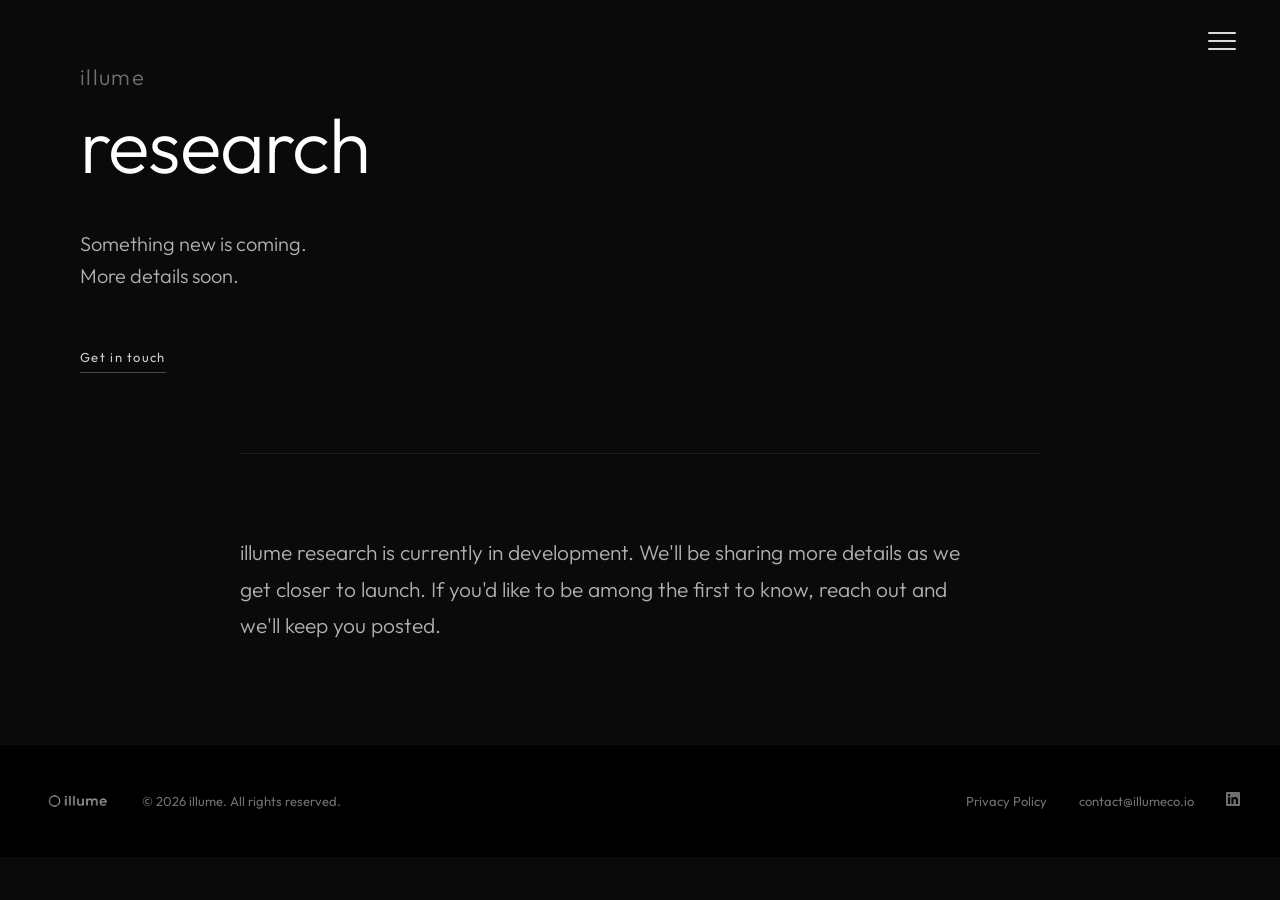
<file: research.html>
<!DOCTYPE html>
<html lang="en">
<head>
    <meta charset="UTF-8">
    <meta name="viewport" content="width=device-width, initial-scale=1.0">
    <title>illume research — Coming Soon</title>
    <link rel="preconnect" href="https://fonts.googleapis.com">
    <link rel="preconnect" href="https://fonts.gstatic.com" crossorigin>
    <link href="https://fonts.googleapis.com/css2?family=Outfit:wght@300;400;500;600;700;800&display=swap" rel="stylesheet">
    <link rel="stylesheet" href="styles.css">
    <link rel="icon" type="image/png" href="Ellipse.png">
</head>
<body>

    <!-- Navigation -->
    <nav class="navbar">
        <button class="hamburger" id="hamburger" aria-label="Open menu">
            <span></span>
            <span></span>
            <span></span>
        </button>
    </nav>
    <div class="nav-overlay" id="navOverlay">
        <button class="nav-close" id="navClose" aria-label="Close menu">✕</button>
        <ul class="nav-overlay-menu">
            <li><a href="index.html" class="nav-overlay-link">home</a></li>
            <li><a href="presence.html" class="nav-overlay-link">presence</a></li>
            <li><a href="reach.html" class="nav-overlay-link">reach</a></li>
            <li><a href="research.html" class="nav-overlay-link">research</a></li>
            <li><a href="mailto:contact@illumeco.io" class="nav-overlay-link">contact</a></li>
        </ul>
    </div>

    <!-- Hero -->
    <section class="rp-hero">
        <div class="rp-hero-content">
            <a href="index.html" class="rp-eyebrow">illume</a>
            <h1 class="rp-title">research</h1>
            <p class="rp-tagline">Something new is coming.<br>More details soon.</p>
            <a href="mailto:contact@illumeco.io" class="rp-btn">Get in touch</a>
        </div>
    </section>

    <!-- Coming Soon -->
    <section class="rp-section">
        <div class="rp-container">
            <hr class="rp-rule">
            <p class="rp-intro">illume research is currently in development. We'll be sharing more details as we get closer to launch. If you'd like to be among the first to know, reach out and we'll keep you posted.</p>
        </div>
    </section>

    <!-- Footer -->
    <footer class="footer">
        <div class="footer-inner">
            <div class="footer-left">
                <img src="logo-transparent.png" alt="illume" class="footer-logo-img">
                <p class="footer-copy">&copy; 2026 illume. All rights reserved.</p>
            </div>
            <div class="footer-right">
                <a href="privacy.html" class="footer-contact">Privacy Policy</a>
                <a href="mailto:contact@illumeco.io" class="footer-contact">contact@illumeco.io</a>
                <a href="https://www.linkedin.com/company/illumeco" target="_blank" rel="noopener" class="footer-contact" aria-label="LinkedIn">
                    <svg width="14" height="14" viewBox="0 0 24 24" fill="currentColor" xmlns="http://www.w3.org/2000/svg"><path d="M20.447 20.452h-3.554v-5.569c0-1.328-.027-3.037-1.852-3.037-1.853 0-2.136 1.445-2.136 2.939v5.667H9.351V9h3.414v1.561h.046c.477-.9 1.637-1.85 3.37-1.85 3.601 0 4.267 2.37 4.267 5.455v6.286zM5.337 7.433c-1.144 0-2.063-.926-2.063-2.065 0-1.138.92-2.063 2.063-2.063 1.14 0 2.064.925 2.064 2.063 0 1.139-.925 2.065-2.064 2.065zm1.782 13.019H3.555V9h3.564v11.452zM22.225 0H1.771C.792 0 0 .774 0 1.729v20.542C0 23.227.792 24 1.771 24h20.451C23.2 24 24 23.227 24 22.271V1.729C24 .774 23.2 0 22.222 0h.003z"/></svg>
                </a>
            </div>
        </div>
    </footer>

    <script src="script.js"></script>
</body>
</html>
</file>
<file: styles.css>
/* Reset and Base Styles */
* {
    margin: 0;
    padding: 0;
    box-sizing: border-box;
}

:root {
    --primary-color: #5555FF;
    --secondary-color: #4040DD;
    --accent-gradient: linear-gradient(135deg, #6B6BFF 0%, #5555FF 50%, #4040DD 100%);
    --bg-dark: #0a0a0a;
    --bg-darker: #000000;
    --bg-card: #1a1a1a;
    --text-primary: #ffffff;
    --text-secondary: #b0b0b0;
    --text-muted: #707070;
}

html {
    scroll-behavior: smooth;
}

body {
    font-family: 'Outfit', -apple-system, BlinkMacSystemFont, 'Segoe UI', sans-serif;
    background-color: var(--bg-dark);
    color: var(--text-primary);
    line-height: 1.6;
    overflow-x: hidden;
}

.container {
    max-width: 1200px;
    margin: 0 auto;
    padding: 0 20px;
}

/* Navigation */
.navbar {
    position: fixed;
    top: 0;
    right: 0;
    z-index: 1000;
    padding: 28px 40px;
}

.hamburger {
    background: none;
    border: none;
    cursor: pointer;
    display: flex;
    flex-direction: column;
    gap: 6px;
    padding: 4px;
}

.hamburger span {
    display: block;
    width: 28px;
    height: 2px;
    background: rgba(255, 255, 255, 0.85);
    transition: all 0.3s;
    border-radius: 2px;
}

.hamburger:hover span {
    background: white;
}

.nav-overlay {
    position: fixed;
    top: 0;
    right: -340px;
    width: 320px;
    height: 100vh;
    background: rgba(8, 8, 8, 0.97);
    backdrop-filter: blur(20px);
    z-index: 1001;
    transition: right 0.4s cubic-bezier(0.4, 0, 0.2, 1);
    padding: 80px 50px;
    border-left: 1px solid rgba(255, 255, 255, 0.07);
}

.nav-overlay.open {
    right: 0;
}

.nav-close {
    position: absolute;
    top: 28px;
    right: 38px;
    background: none;
    border: none;
    color: rgba(255, 255, 255, 0.65);
    font-size: 20px;
    cursor: pointer;
    transition: color 0.3s;
    line-height: 1;
}

.nav-close:hover {
    color: white;
}

.nav-overlay-menu {
    list-style: none;
    display: flex;
    flex-direction: column;
    gap: 28px;
}

.nav-overlay-link {
    color: rgba(255, 255, 255, 0.6);
    text-decoration: none;
    font-size: 22px;
    font-weight: 500;
    letter-spacing: -0.3px;
    transition: color 0.3s;
}

.nav-overlay-link:hover {
    color: white;
}

/* Buttons */
.btn-primary, .btn-secondary, .btn-outline {
    padding: 12px 28px;
    border-radius: 8px;
    text-decoration: none;
    font-weight: 600;
    transition: all 0.3s;
    display: inline-block;
    cursor: pointer;
}

.btn-primary {
    background: var(--accent-gradient);
    color: white;
    border: none;
}

.btn-primary:hover {
    transform: translateY(-2px);
    box-shadow: 0 10px 30px rgba(85, 85, 255, 0.3);
}

.btn-secondary {
    background: white;
    color: var(--bg-dark);
    border: none;
}

.btn-secondary:hover {
    transform: translateY(-2px);
    box-shadow: 0 10px 30px rgba(255, 255, 255, 0.2);
}

.btn-outline {
    background: transparent;
    color: var(--text-primary);
    border: 2px solid rgba(255, 255, 255, 0.2);
}

.btn-outline:hover {
    border-color: var(--primary-color);
    background: rgba(85, 85, 255, 0.1);
}

.btn-primary.large, .btn-outline.large {
    padding: 16px 40px;
    font-size: 18px;
}

/* Hero Section */
.hero {
    position: relative;
    height: 100vh;
    display: flex;
    align-items: center;
    justify-content: center;
    overflow: hidden;
}

.hero-video {
    position: absolute;
    top: 0;
    left: 0;
    width: 100%;
    height: 100%;
    object-fit: cover;
    z-index: 0;
    transition: opacity 0.8s ease;
}

.hero-video-standby {
    opacity: 0;
}

.hero-video-overlay {
    position: absolute;
    top: 0;
    left: 0;
    width: 100%;
    height: 100%;
    background: rgba(10, 10, 10, 0.3);
    z-index: 1;
}

.hero-center {
    display: flex;
    flex-direction: column;
    align-items: center;
    gap: 100px;
    position: relative;
    z-index: 2;
}

.hero-logo {
    height: 90px;
    width: auto;
}

.hero-links {
    display: flex;
    gap: 52px;
    align-items: center;
}

.hero-link {
    color: rgba(255, 255, 255, 0.55);
    text-decoration: none;
    font-size: 16px;
    font-weight: 300;
    letter-spacing: 0.14em;
    transition: color 0.3s;
}

.hero-link:hover {
    color: rgba(255, 255, 255, 0.95);
}



/* Footer */
.footer {
    background: var(--bg-darker);
    padding: 40px;
    border-top: 1px solid rgba(255, 255, 255, 0.05);
}

.footer-inner {
    max-width: 1200px;
    margin: 0 auto;
    display: flex;
    align-items: center;
    justify-content: space-between;
}

.footer-left {
    display: flex;
    align-items: center;
    gap: 24px;
}

.footer-logo-img {
    height: 32px;
    width: auto;
    opacity: 0.6;
}

.footer-right {
    display: flex;
    align-items: center;
    gap: 32px;
}

.footer-copy {
    color: var(--text-muted);
    font-size: 13px;
}

.footer-contact {
    color: var(--text-muted);
    text-decoration: none;
    font-size: 13px;
    transition: color 0.3s;
}

.footer-contact:hover {
    color: var(--text-primary);
}

/* Responsive Design */
@media (max-width: 768px) {
    .navbar {
        padding: 20px 25px;
    }

    .hero-logo {
        height: 65px;
    }

    .hero-links {
        gap: 32px;
    }

    .footer-left {
        flex-direction: column;
        gap: 10px;
        text-align: center;
    }

    .footer-inner {
        flex-direction: column;
        gap: 20px;
        text-align: center;
    }

    .footer-right {
        flex-direction: column;
        gap: 10px;
    }
}

/* ─── Homepage Product Panels ─────────────────────────── */

.hp-panel {
    padding: 100px 80px;
}

.hp-panel--light {
    background: #f2f1ef;
}

.hp-panel--dark {
    background: var(--bg-darker);
}

.hp-panel-inner {
    max-width: 860px;
    margin: 0 auto;
}

.hp-title {
    font-size: clamp(26px, 3vw, 38px);
    font-weight: 300;
    letter-spacing: -0.3px;
    line-height: 1;
    margin-bottom: 20px;
}

.hp-panel--light .hp-title {
    color: #0a0a0a;
}

.hp-panel--dark .hp-title {
    color: #ffffff;
}

.hp-tagline {
    font-size: 20px;
    font-weight: 300;
    line-height: 1.65;
    max-width: 540px;
    margin-bottom: 48px;
}

.hp-panel--light .hp-tagline {
    color: #444444;
}

.hp-panel--dark .hp-tagline {
    color: var(--text-secondary);
}

.hp-features {
    display: grid;
    grid-template-columns: repeat(3, 1fr);
    gap: 16px;
    margin-bottom: 52px;
}

.hp-feature {
    padding: 24px;
    border-radius: 10px;
    transition: background 0.3s ease, border-color 0.3s ease;
}

.hp-panel--light .hp-feature {
    border: 1px solid rgba(0, 0, 0, 0.08);
}

.hp-panel--light .hp-feature:hover {
    background: rgba(0, 0, 0, 0.02);
    border-color: rgba(0, 0, 0, 0.14);
}

.hp-feature-icon {
    width: 28px;
    height: 28px;
    display: flex;
    align-items: center;
    justify-content: center;
    margin-bottom: 14px;
}

.hp-panel--light .hp-feature-icon {
    color: rgba(0, 0, 0, 0.3);
}

.hp-feature h3 {
    font-size: 15px;
    font-weight: 600;
    margin-bottom: 8px;
    letter-spacing: -0.1px;
}

.hp-panel--light .hp-feature h3 {
    color: #0a0a0a;
}

.hp-feature p {
    font-size: 14px;
    font-weight: 300;
    line-height: 1.7;
}

.hp-panel--light .hp-feature p {
    color: #555555;
}

.hp-panel--dark .hp-feature {
    border: 1px solid rgba(255, 255, 255, 0.06);
    transition: background 0.3s ease, border-color 0.3s ease;
}

.hp-panel--dark .hp-feature:hover {
    background: rgba(255, 255, 255, 0.04);
    border-color: rgba(255, 255, 255, 0.1);
}

.hp-panel--dark .hp-feature-icon {
    color: rgba(255, 255, 255, 0.35);
}

.hp-panel--dark .hp-feature h3 {
    color: #ffffff;
}

.hp-panel--dark .hp-feature p {
    color: var(--text-secondary);
}

.hp-btn {
    display: inline-block;
    text-decoration: none;
    font-size: 13px;
    letter-spacing: 0.1em;
    font-weight: 400;
    padding-bottom: 4px;
    transition: color 0.3s, border-color 0.3s;
}

.hp-panel--light .hp-btn {
    color: rgba(0, 0, 0, 0.5);
    border-bottom: 1px solid rgba(0, 0, 0, 0.18);
}

.hp-panel--light .hp-btn:hover {
    color: #0a0a0a;
    border-color: #0a0a0a;
}

.hp-panel--dark .hp-btn {
    color: rgba(255, 255, 255, 0.75);
    border-bottom: 1px solid rgba(255, 255, 255, 0.2);
}

.hp-panel--dark .hp-btn:hover {
    color: #ffffff;
    border-color: #ffffff;
}

@media (max-width: 900px) {
    .hp-features {
        grid-template-columns: 1fr 1fr;
    }
}

@media (max-width: 768px) {
    .hp-panel {
        padding: 72px 32px;
    }

    .hp-features {
        grid-template-columns: 1fr;
    }
}

/* ─── Reach Page ─────────────────────────────────────── */

.rp-hero {
    display: flex;
    flex-direction: column;
    justify-content: center;
    padding: 60px 80px 80px;
    position: relative;
    background: var(--bg-dark);
}

.rp-back {
    position: absolute;
    top: 44px;
    left: 80px;
    color: var(--text-muted);
    text-decoration: none;
    font-size: 13px;
    letter-spacing: 0.08em;
    font-weight: 400;
    transition: color 0.3s;
}

.rp-back:hover { color: white; }

.rp-eyebrow {
    display: block;
    font-size: 22px;
    color: var(--text-muted);
    letter-spacing: 0.06em;
    font-weight: 300;
    margin-bottom: 12px;
    text-decoration: none;
    transition: color 0.3s;
}

.rp-eyebrow:hover {
    color: white;
}

.rp-title {
    font-size: clamp(48px, 6vw, 80px);
    font-weight: 300;
    letter-spacing: -1px;
    line-height: 1;
    color: white;
    margin-bottom: 44px;
}

.rp-tagline {
    font-size: 20px;
    color: var(--text-secondary);
    font-weight: 300;
    line-height: 1.6;
    max-width: 500px;
    margin-bottom: 52px;
}

.rp-btn {
    display: inline-block;
    color: rgba(255, 255, 255, 0.8);
    text-decoration: none;
    font-size: 13px;
    letter-spacing: 0.1em;
    font-weight: 400;
    border-bottom: 1px solid rgba(255, 255, 255, 0.25);
    padding-bottom: 4px;
    transition: color 0.3s, border-color 0.3s;
}

.rp-btn:hover {
    color: white;
    border-color: white;
}

.rp-signin {
    margin-top: 24px;
    font-size: 14px;
    color: var(--text-secondary);
    font-weight: 300;
}

.rp-signin a {
    color: rgba(255, 255, 255, 0.85);
    text-decoration: underline;
    text-decoration-color: rgba(255, 255, 255, 0.35);
    transition: color 0.3s;
}

.rp-signin a:hover {
    color: white;
}

.rp-container {
    max-width: 960px;
    margin: 0 auto;
    padding: 0 80px;
}

.rp-container--wide {
    max-width: 1200px;
    margin: 0 auto;
    padding: 0 80px;
}

.rp-section {
    padding: 0 0 100px;
    background: var(--bg-dark);
}

.rp-rule {
    border: none;
    border-top: 1px solid rgba(255, 255, 255, 0.08);
    margin: 0 0 80px;
}

.rp-label {
    font-size: 11px;
    text-transform: uppercase;
    letter-spacing: 0.2em;
    color: var(--text-muted);
    font-weight: 500;
    margin-bottom: 52px;
}

.rp-intro {
    font-size: 21px;
    color: var(--text-secondary);
    line-height: 1.75;
    font-weight: 300;
    max-width: 720px;
}

.rp-icon {
    width: 36px;
    height: 36px;
    display: flex;
    align-items: center;
    justify-content: center;
    margin-bottom: 18px;
    color: rgba(255,255,255,0.38);
}

.rp-features {
    display: grid;
    grid-template-columns: 1fr 1fr;
    gap: 16px 24px;
}

.rp-feature {
    padding: 28px;
    border-radius: 10px;
    border: 1px solid rgba(255,255,255,0.06);
    transition: background 0.3s ease, border-color 0.3s ease, box-shadow 0.3s ease;
}

.rp-feature:hover {
    background: rgba(255,255,255,0.04);
    border-color: rgba(255,255,255,0.1);
    box-shadow: 0 0 48px rgba(255,255,255,0.05), 0 8px 24px rgba(0,0,0,0.2);
}

.rp-feature h3 {
    font-size: 17px;
    font-weight: 600;
    color: white;
    margin-bottom: 12px;
    letter-spacing: -0.2px;
}

.rp-feature p {
    font-size: 15px;
    color: var(--text-secondary);
    line-height: 1.75;
    font-weight: 300;
}

.rp-steps {
    display: flex;
    flex-direction: column;
    gap: 10px;
}

.rp-step {
    display: flex;
    gap: 44px;
    align-items: flex-start;
    padding: 28px 32px;
    border-radius: 10px;
    border: 1px solid rgba(255,255,255,0.06);
    transition: background 0.3s ease, border-color 0.3s ease, box-shadow 0.3s ease;
}

.rp-step:hover {
    background: rgba(255,255,255,0.04);
    border-color: rgba(255,255,255,0.1);
    box-shadow: 0 0 48px rgba(255,255,255,0.05), 0 8px 24px rgba(0,0,0,0.2);
}

.rp-step-num {
    font-size: 12px;
    color: var(--text-muted);
    font-weight: 500;
    letter-spacing: 0.05em;
    min-width: 28px;
    padding-top: 3px;
}

.rp-step-body h3 {
    font-size: 17px;
    font-weight: 600;
    color: white;
    margin-bottom: 10px;
    letter-spacing: -0.2px;
}

.rp-step-body p {
    font-size: 15px;
    color: var(--text-secondary);
    line-height: 1.75;
    font-weight: 300;
}

.rp-split {
    display: grid;
    grid-template-columns: 1fr 1fr;
    gap: 0;
    align-items: start;
}

.rp-split-col:first-child {
    padding-right: 48px;
    border-right: 1px solid rgba(255,255,255,0.08);
}

.rp-split-col:last-child {
    padding-left: 48px;
}

.rp-split-col .rp-features {
    grid-template-columns: 1fr;
}

.rp-pricing {
    display: flex;
    flex-direction: column;
    margin-bottom: 28px;
}

.rp-plan {
    display: grid;
    grid-template-columns: 160px 1fr 110px;
    gap: 32px;
    align-items: center;
    padding: 28px 0;
    border-bottom: 1px solid rgba(255, 255, 255, 0.06);
}

.rp-plan:first-child {
    border-top: 1px solid rgba(255, 255, 255, 0.06);
}

.rp-plan-name {
    font-size: 16px;
    font-weight: 600;
    color: white;
}

.rp-plan-detail {
    font-size: 14px;
    color: var(--text-muted);
    font-weight: 300;
    line-height: 1.6;
}

.rp-plan-price {
    font-size: 18px;
    font-weight: 600;
    color: white;
    text-align: right;
}

.rp-plan-price span {
    font-size: 13px;
    font-weight: 300;
    color: var(--text-muted);
}

.rp-pricing-note {
    font-size: 13px;
    color: var(--text-muted);
    font-weight: 300;
}

.rp-cta-section {
    padding-bottom: 140px;
}

.rp-cta h2 {
    font-size: clamp(32px, 4vw, 48px);
    font-weight: 300;
    letter-spacing: -0.5px;
    color: white;
    margin-bottom: 40px;
    line-height: 1.1;
}

@media (max-width: 768px) {
    .rp-hero { padding: 80px 32px 60px; }
    .rp-back { left: 32px; }
    .rp-title { letter-spacing: -2px; }
    .rp-container { padding: 0 32px; }
    .rp-features { grid-template-columns: 1fr; gap: 12px; }
    .rp-split { grid-template-columns: 1fr; }
    .rp-split-col:first-child { padding-right: 0; border-right: none; border-bottom: 1px solid rgba(255,255,255,0.08); padding-bottom: 48px; margin-bottom: 48px; }
    .rp-split-col:last-child { padding-left: 0; }
    .rp-plan { grid-template-columns: 1fr; gap: 6px; }
    .rp-plan-price { text-align: left; }
}

/* ─── Privacy Policy Page ────────────────────────────── */

.pp-container {
    max-width: 720px;
}

.pp-block {
    margin-bottom: 64px;
}

.pp-lead {
    font-size: 19px;
    color: var(--text-secondary);
    line-height: 1.75;
    font-weight: 300;
}

.pp-subhead {
    font-size: 14px;
    font-weight: 600;
    color: white;
    letter-spacing: -0.1px;
    margin: 32px 0 12px;
}

.pp-text {
    font-size: 15px;
    color: var(--text-secondary);
    line-height: 1.8;
    font-weight: 300;
    margin-bottom: 16px;
}

.pp-text strong {
    color: white;
    font-weight: 500;
}

.pp-list {
    list-style: none;
    display: flex;
    flex-direction: column;
    gap: 10px;
    margin-top: 16px;
}

.pp-list li {
    font-size: 15px;
    color: var(--text-secondary);
    line-height: 1.75;
    font-weight: 300;
    padding-left: 20px;
    position: relative;
}

.pp-list li::before {
    content: '—';
    position: absolute;
    left: 0;
    color: var(--text-muted);
    font-size: 13px;
}

.pp-link {
    color: rgba(255, 255, 255, 0.6);
    text-decoration: none;
    border-bottom: 1px solid rgba(255, 255, 255, 0.2);
    padding-bottom: 1px;
    transition: color 0.3s, border-color 0.3s;
}

.pp-link:hover {
    color: white;
    border-color: white;
}

/* ─── Light Section Variant (product pages) ─────────── */

.rp-section--light {
    background: #f2f1ef;
}

.rp-section--light .rp-rule {
    border-top-color: rgba(0, 0, 0, 0.1);
}

.rp-section--light .rp-label {
    color: #999999;
}

.rp-section--light .rp-intro {
    color: #333333;
}

.rp-section--light .rp-icon {
    color: rgba(0, 0, 0, 0.28);
}

.rp-section--light .rp-feature {
    border-color: rgba(0, 0, 0, 0.08);
}

.rp-section--light .rp-feature:hover {
    background: rgba(0, 0, 0, 0.03);
    border-color: rgba(0, 0, 0, 0.14);
    box-shadow: 0 0 48px rgba(0, 0, 0, 0.04), 0 8px 24px rgba(0, 0, 0, 0.06);
}

.rp-section--light .rp-feature h3 {
    color: #0a0a0a;
}

.rp-section--light .rp-feature p {
    color: #555555;
}

.rp-section--light .rp-step {
    border-color: rgba(0, 0, 0, 0.08);
}

.rp-section--light .rp-step:hover {
    background: rgba(0, 0, 0, 0.03);
    border-color: rgba(0, 0, 0, 0.14);
    box-shadow: 0 0 48px rgba(0, 0, 0, 0.04), 0 8px 24px rgba(0, 0, 0, 0.06);
}

.rp-section--light .rp-step-num {
    color: #bbbbbb;
}

.rp-section--light .rp-step-body h3 {
    color: #0a0a0a;
}

.rp-section--light .rp-step-body p {
    color: #555555;
}

.rp-section--light .rp-split-col:first-child {
    border-right-color: rgba(0, 0, 0, 0.08);
}

.rp-section--light .rp-plan {
    border-color: rgba(0, 0, 0, 0.08);
}

.rp-section--light .rp-plan-name {
    color: #0a0a0a;
}

.rp-section--light .rp-plan-detail {
    color: #666666;
}

.rp-section--light .rp-plan-price {
    color: #0a0a0a;
}

.rp-section--light .rp-plan-price span {
    color: #999999;
}

.rp-section--light .rp-pricing-note {
    color: #999999;
}

.rp-section--light .rp-cta h2 {
    color: #0a0a0a;
}

.rp-section--light .rp-btn {
    color: rgba(0, 0, 0, 0.55);
    border-bottom-color: rgba(0, 0, 0, 0.2);
}

.rp-section--light .rp-btn:hover {
    color: #0a0a0a;
    border-bottom-color: #0a0a0a;
}
</file>
